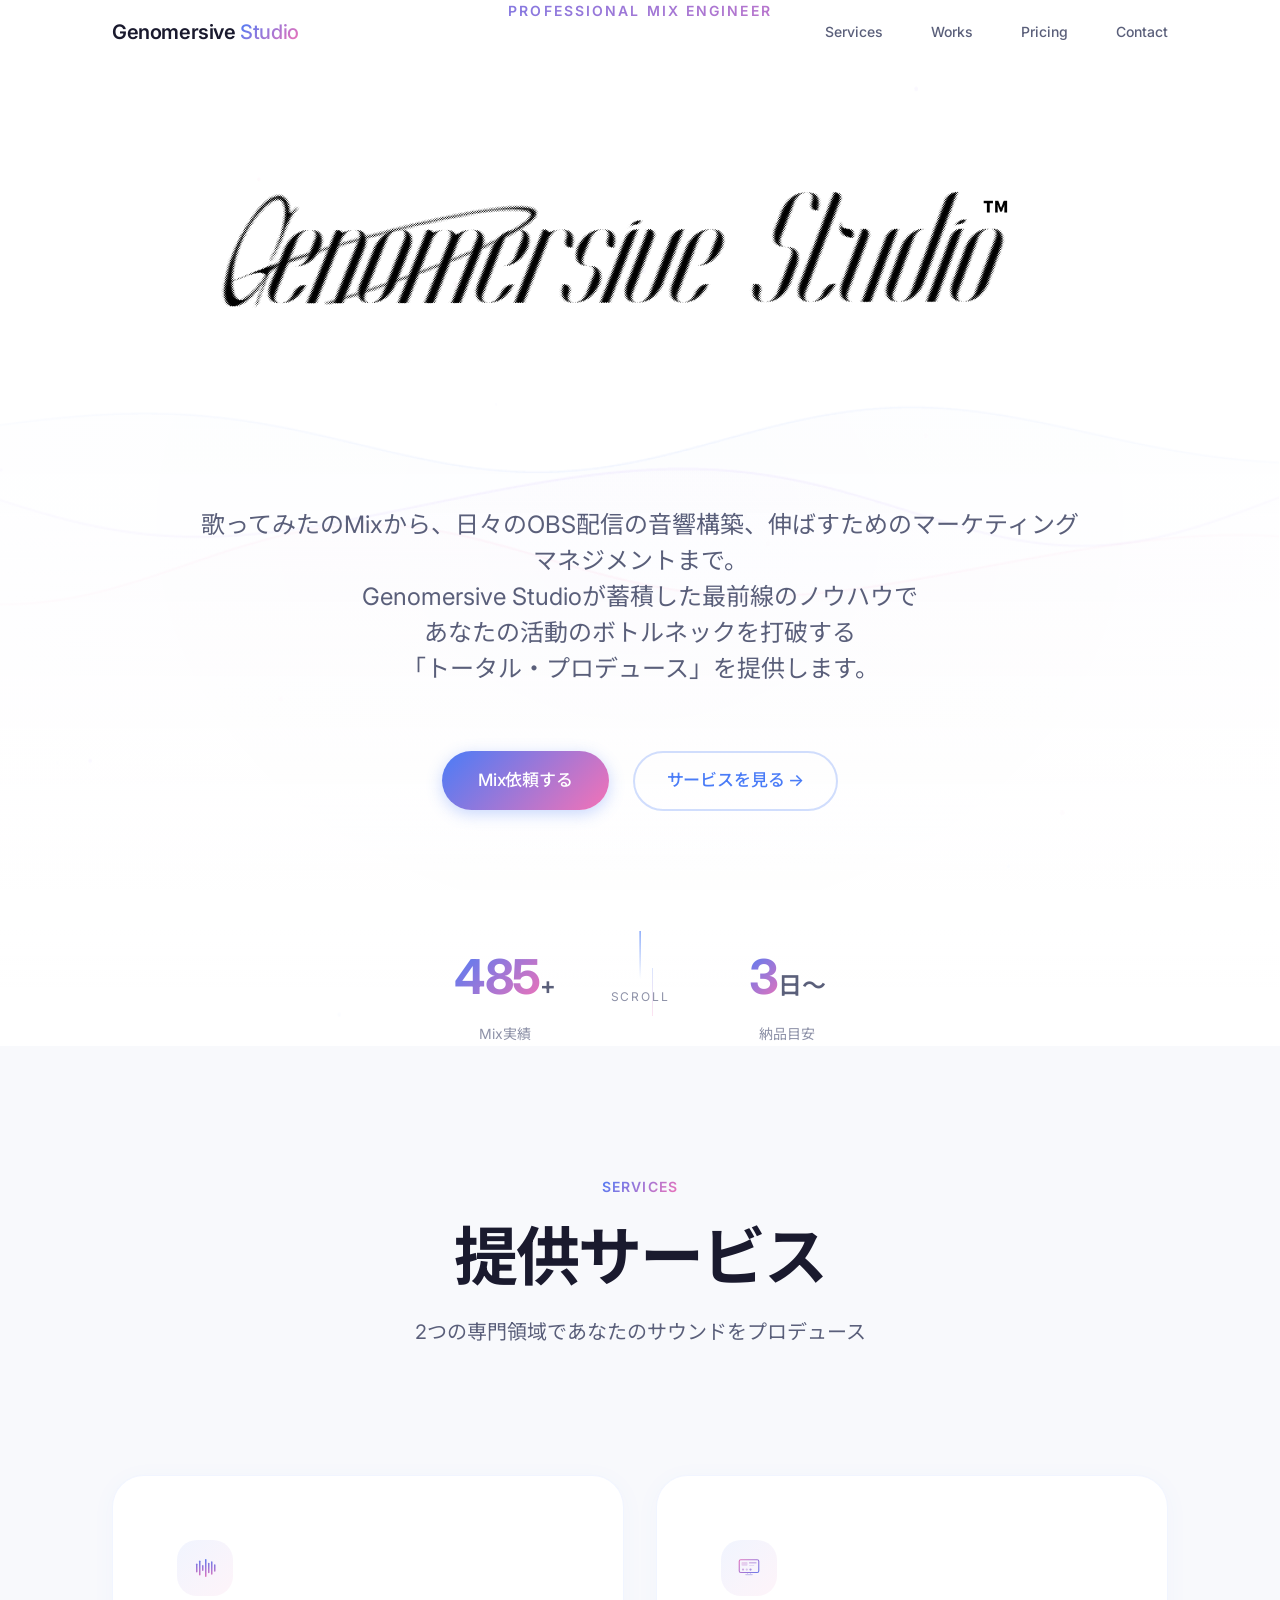
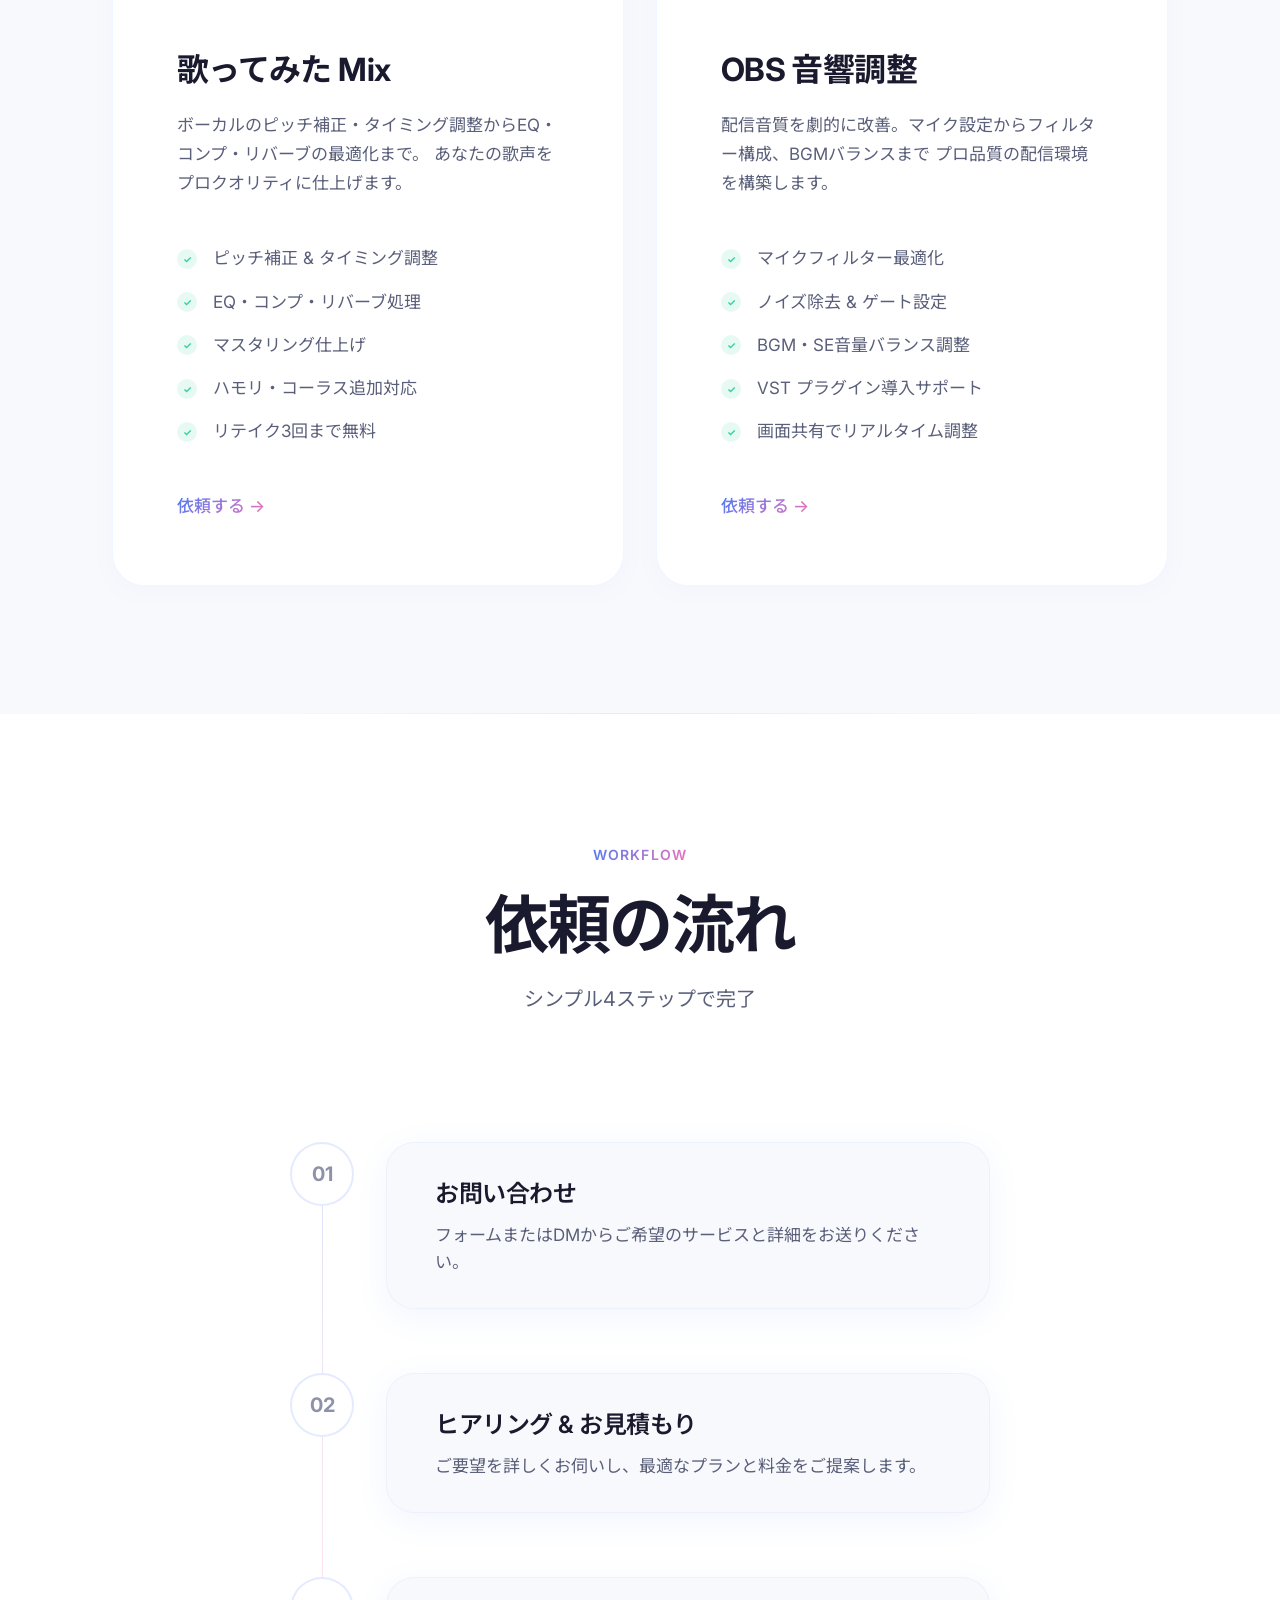
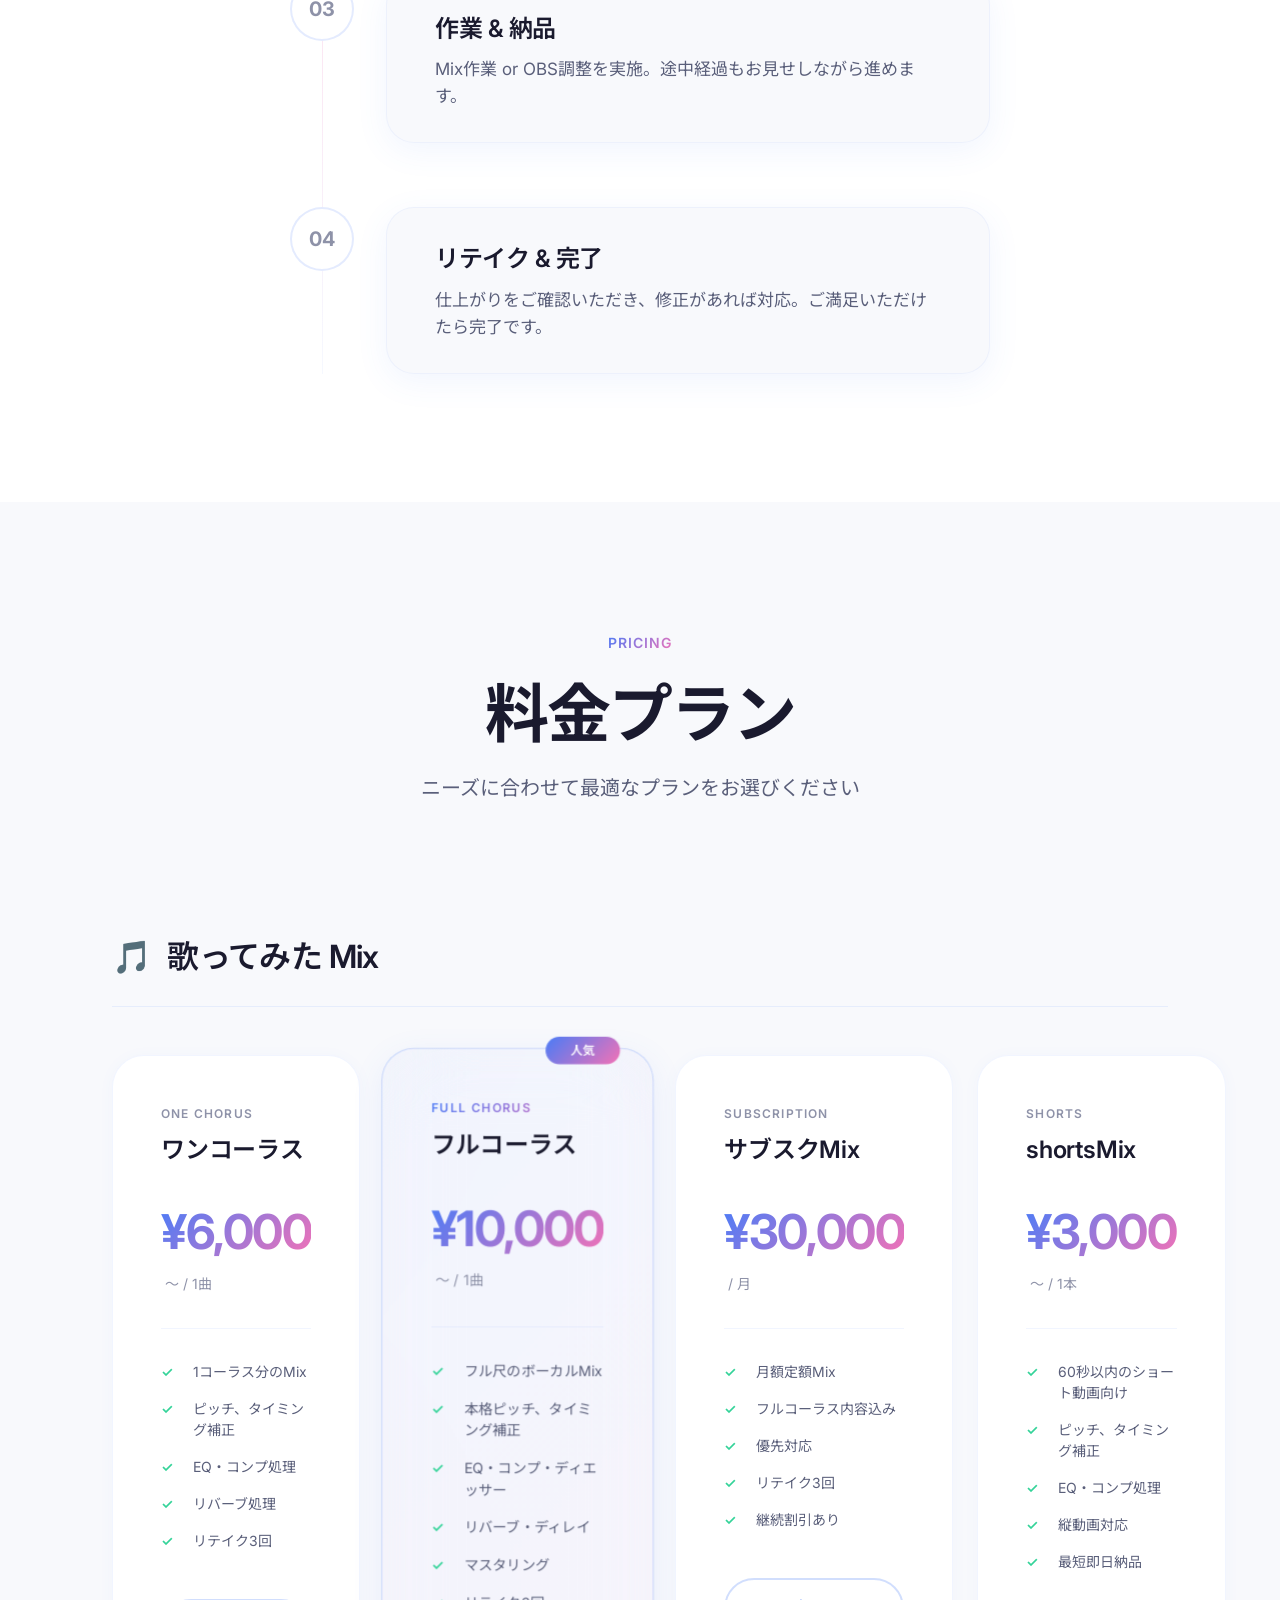
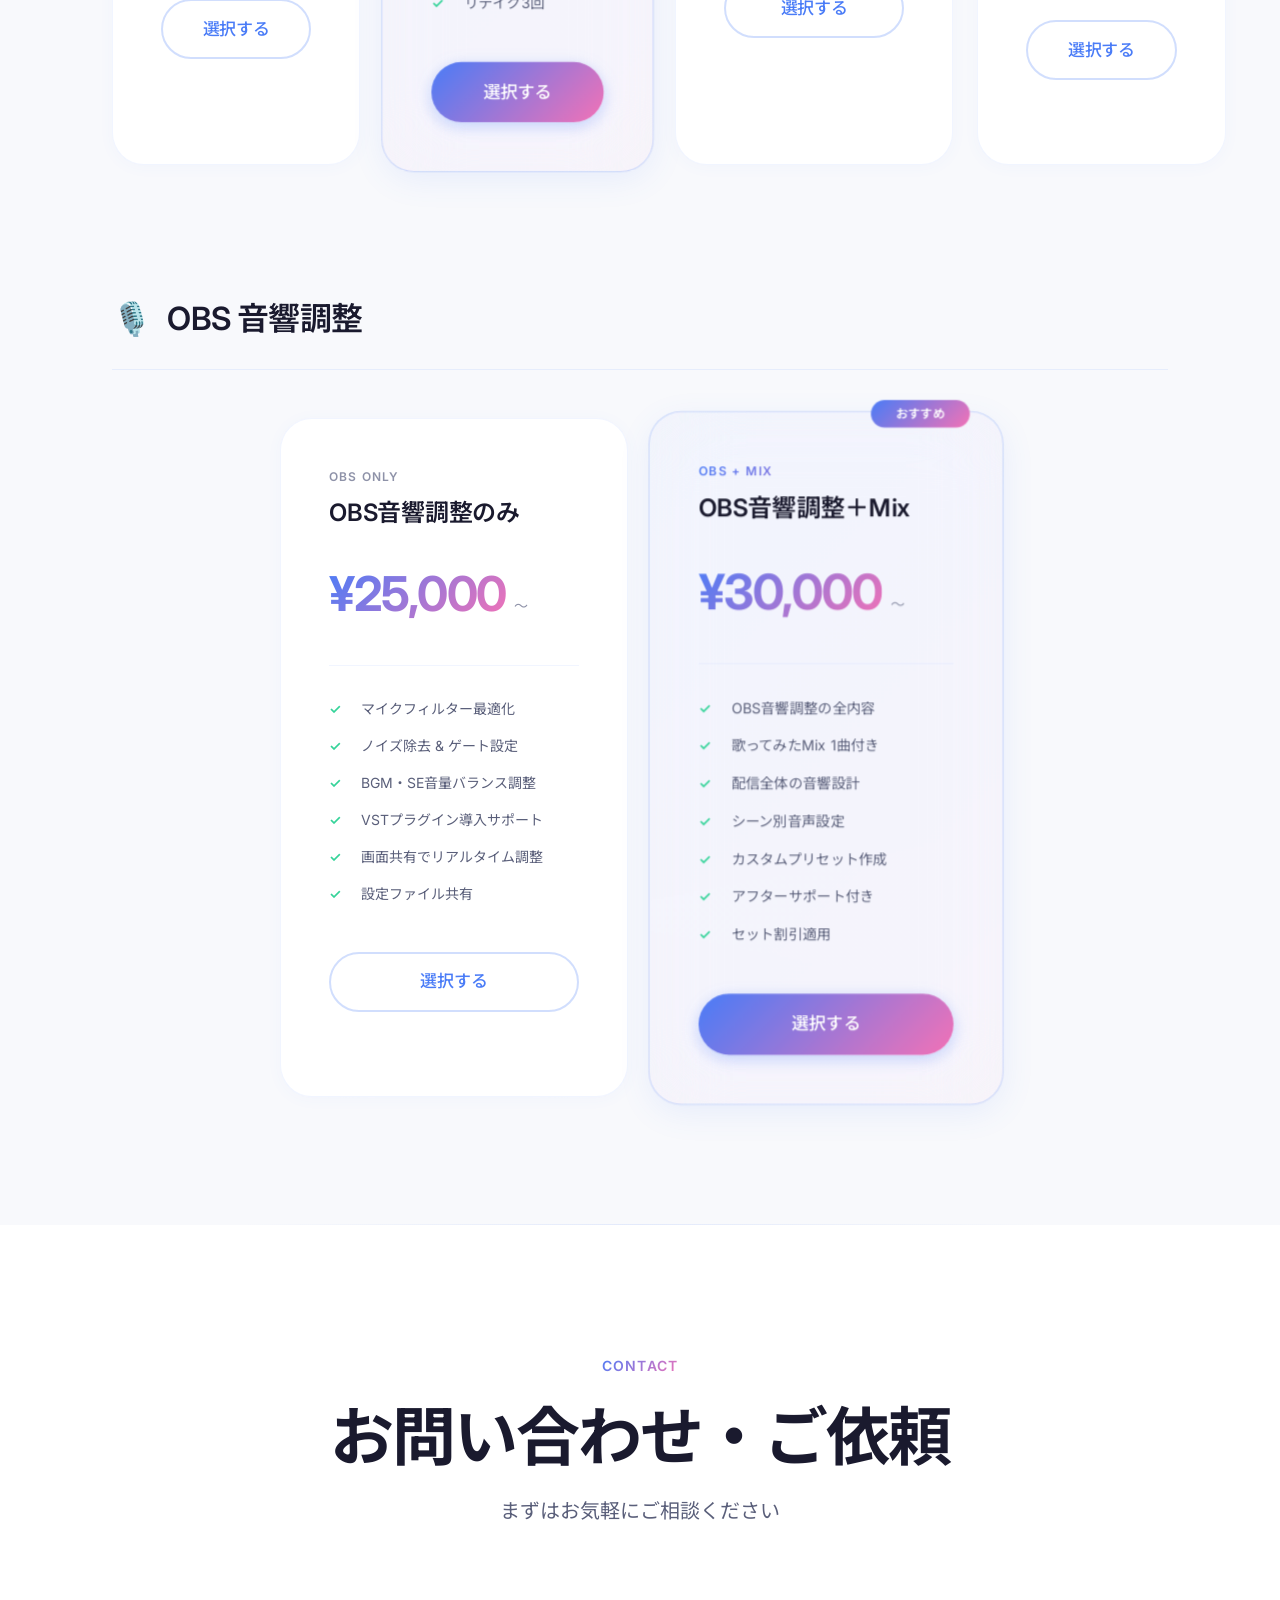
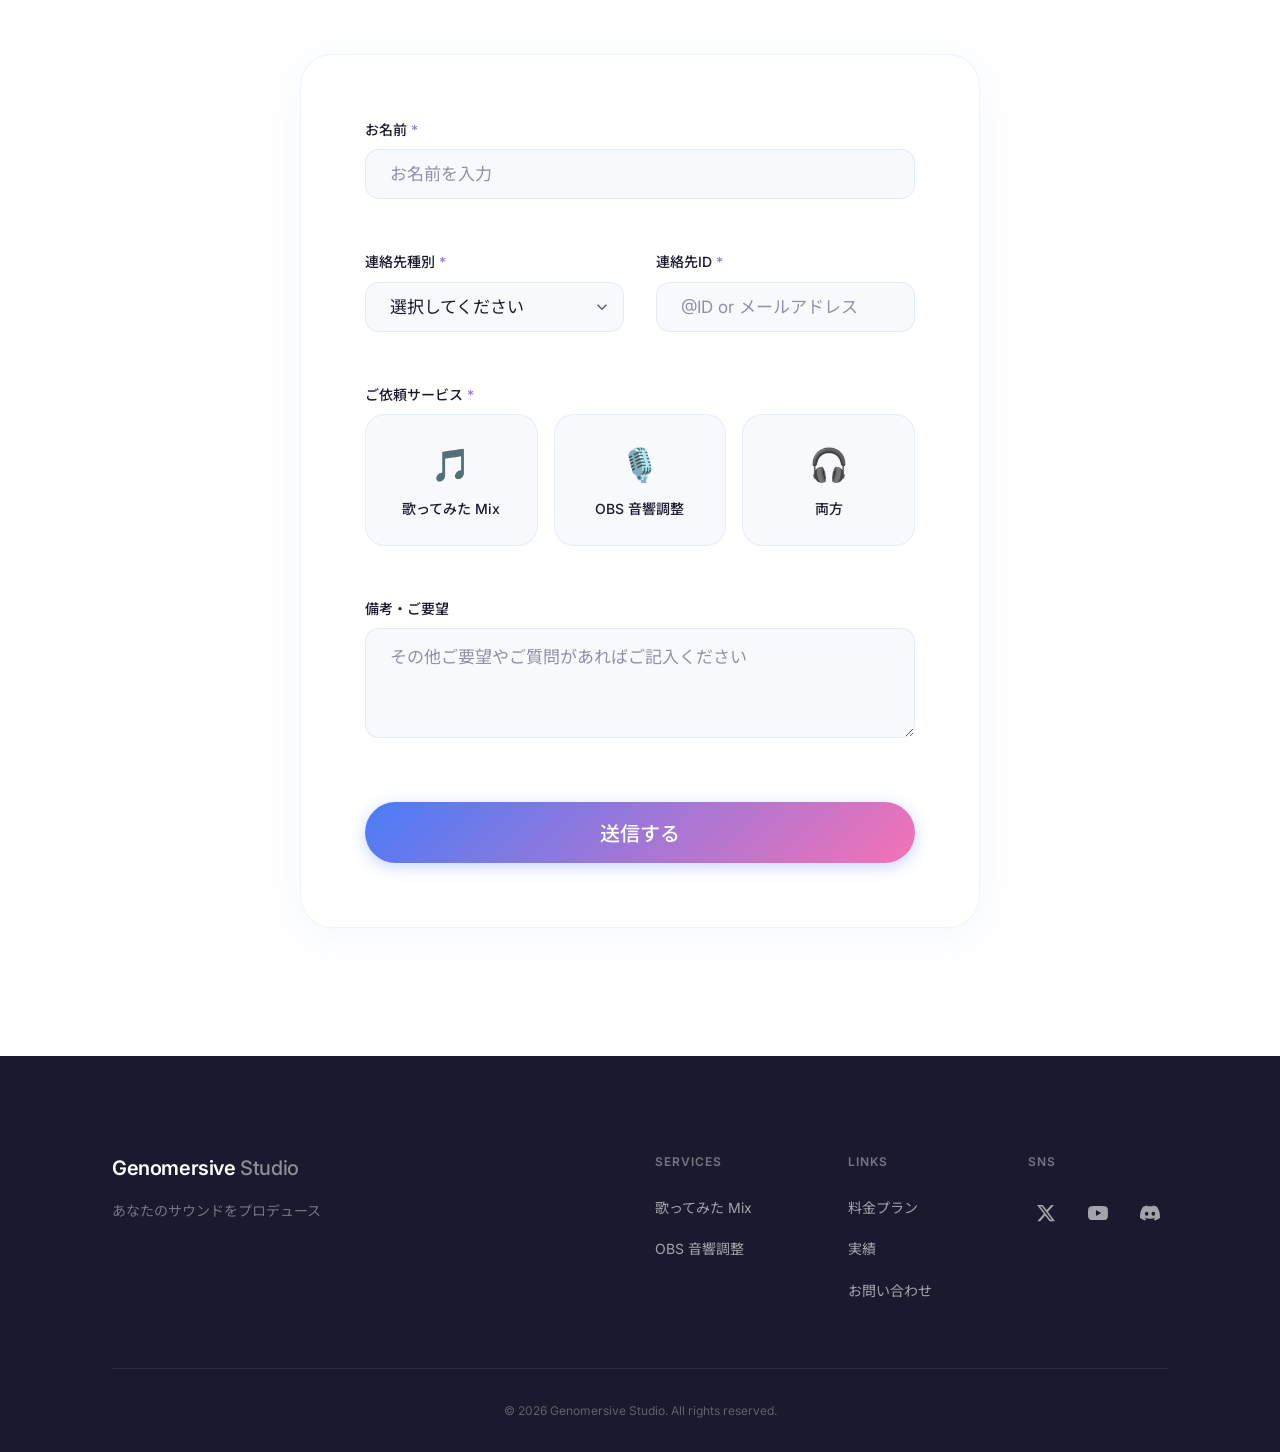
<file: index.html>
<!DOCTYPE html>
<html lang="ja">

<head>
  <meta charset="UTF-8">
  <meta name="viewport" content="width=device-width, initial-scale=1.0">
  <title>Genomersive Studio | 歌ってみたMix・OBS音響調整</title>
  <meta name="description" content="プロクオリティの歌ってみたMixとOBS配信音響調整を提供。あなたの歌声・配信を最高の音質へ。">
  <meta property="og:title" content="Genomersive Studio | 歌ってみたMix・OBS音響調整">
  <meta property="og:description" content="プロクオリティの歌ってみたMixとOBS配信音響調整を提供。">
  <meta property="og:type" content="website">
  <link rel="preconnect" href="https://fonts.googleapis.com">
  <link rel="preconnect" href="https://fonts.gstatic.com" crossorigin>
  <link
    href="https://fonts.googleapis.com/css2?family=Inter:wght@300;400;500;600;700;800;900&family=Noto+Sans+JP:wght@300;400;500;600;700;800;900&display=swap"
    rel="stylesheet">
  <link rel="stylesheet" href="style.css">
  <script src="https://www.google.com/recaptcha/api.js?render=6LeXVYgsAAAAAKVdj9Tvd0UlGHY8hpxKeUqboFMX" async defer></script>
</head>

<body>
  <!-- Ambient Backgrounds -->
  <div class="ambient-bg">
    <div class="ambient-orb orb-1"></div>
    <div class="ambient-orb orb-2"></div>
    <div class="ambient-orb orb-3"></div>
  </div>

  <!-- Navigation -->
  <nav id="navbar" class="navbar">
    <div class="nav-container">
      <a href="#" class="nav-logo">
        <span class="logo-text">Genomersive <span class="logo-accent">Studio</span></span>
      </a>
      <ul class="nav-links" id="navLinks">
        <li><a href="#services">Services</a></li>
        <li><a href="https://fori.io/mila-mixer" target="_blank" rel="noopener noreferrer">Works</a></li>
        <li><a href="#pricing">Pricing</a></li>
        <li><a href="#contact">Contact</a></li>
      </ul>
      <button class="nav-toggle" id="navToggle" aria-label="メニュー">
        <span></span><span></span><span></span>
      </button>
    </div>
  </nav>

  <!-- Hero Section -->
  <section id="hero" class="hero">
    <canvas id="waveCanvas" class="hero-canvas"></canvas>
    <div class="hero-overlay"></div>
    <div class="hero-content">
      <p class="hero-tag animate-in">PROFESSIONAL MIX ENGINEER</p>
      <div class="hero-logo animate-in">
        <img src="logo-white.png" alt="Genomersive Studio" class="hero-logo-img">
      </div>
      <p class="hero-description animate-in">
        歌ってみたのMixから、日々のOBS配信の音響構築、伸ばすためのマーケティングマネジメントまで。<br>
        Genomersive Studioが蓄積した最前線のノウハウで<br>
        あなたの活動のボトルネックを打破する<br>
        「トータル・プロデュース」を提供します。
      </p>
      <div class="hero-cta animate-in">
        <a href="#contact" class="btn btn-primary">
          Mix依頼する
        </a>
        <a href="#services" class="btn btn-outline">サービスを見る →</a>
      </div>
      <div class="hero-stats animate-in">
        <div class="stat">
          <span class="stat-number" data-target="500">0</span><span class="stat-suffix">+</span>
          <span class="stat-label">Mix実績</span>
        </div>

        <div class="stat-divider"></div>
        <div class="stat">
          <span class="stat-number" data-target="3">0</span><span class="stat-suffix">日〜</span>
          <span class="stat-label">納品目安</span>
        </div>
      </div>
    </div>
    <div class="scroll-indicator">
      <div class="scroll-line"></div>
      <span>Scroll</span>
    </div>
  </section>

  <!-- Services Section -->
  <section id="services" class="services section">
    <div class="container">
      <div class="section-header animate-on-scroll">
        <span class="section-tag">SERVICES</span>
        <h2 class="section-title">提供サービス</h2>
        <p class="section-subtitle">2つの専門領域であなたのサウンドをプロデュース</p>
      </div>
      <div class="services-grid">
        <!-- Mix Service -->
        <div class="service-card glass animate-on-scroll" id="service-mix">
          <div class="service-icon-wrapper">
            <div class="service-icon">
              <svg viewBox="0 0 64 64" fill="none" xmlns="http://www.w3.org/2000/svg">
                <rect x="8" y="20" width="4" height="24" rx="2" fill="url(#grad1)" />
                <rect x="16" y="12" width="4" height="40" rx="2" fill="url(#grad1)" />
                <rect x="24" y="24" width="4" height="16" rx="2" fill="url(#grad1)" />
                <rect x="32" y="8" width="4" height="48" rx="2" fill="url(#grad1)" />
                <rect x="40" y="18" width="4" height="28" rx="2" fill="url(#grad1)" />
                <rect x="48" y="14" width="4" height="36" rx="2" fill="url(#grad1)" />
                <rect x="56" y="22" width="4" height="20" rx="2" fill="url(#grad1)" />
                <defs>
                  <linearGradient id="grad1" x1="0" y1="0" x2="0" y2="64" gradientUnits="userSpaceOnUse">
                    <stop stop-color="#4a7cf7" />
                    <stop offset="1" stop-color="#f472b6" />
                  </linearGradient>
                </defs>
              </svg>
            </div>
          </div>
          <h3 class="service-title">歌ってみた Mix</h3>
          <p class="service-desc">
            ボーカルのピッチ補正・タイミング調整からEQ・コンプ・リバーブの最適化まで。
            あなたの歌声をプロクオリティに仕上げます。
          </p>
          <ul class="service-features">
            <li>
              <span class="feature-icon">✓</span>
              ピッチ補正 & タイミング調整
            </li>
            <li>
              <span class="feature-icon">✓</span>
              EQ・コンプ・リバーブ処理
            </li>
            <li>
              <span class="feature-icon">✓</span>
              マスタリング仕上げ
            </li>
            <li>
              <span class="feature-icon">✓</span>
              ハモリ・コーラス追加対応
            </li>
            <li>
              <span class="feature-icon">✓</span>
              リテイク3回まで無料
            </li>
          </ul>
          <a href="#contact" class="service-cta">依頼する →</a>
        </div>

        <!-- OBS Service -->
        <div class="service-card glass animate-on-scroll" id="service-obs">
          <div class="service-icon-wrapper">
            <div class="service-icon">
              <svg viewBox="0 0 64 64" fill="none" xmlns="http://www.w3.org/2000/svg">
                <rect x="6" y="10" width="52" height="34" rx="4" stroke="url(#grad2)" stroke-width="3" fill="none" />
                <rect x="12" y="16" width="16" height="10" rx="2" fill="url(#grad2)" opacity="0.3" />
                <rect x="32" y="16" width="20" height="4" rx="1" fill="url(#grad2)" opacity="0.5" />
                <rect x="32" y="24" width="14" height="2" rx="1" fill="url(#grad2)" opacity="0.3" />
                <circle cx="16" cy="36" r="3" fill="url(#grad2)" opacity="0.6" />
                <circle cx="26" cy="36" r="3" fill="url(#grad2)" opacity="0.4" />
                <circle cx="36" cy="36" r="3" fill="url(#grad2)" opacity="0.8" />
                <rect x="22" y="48" width="20" height="3" rx="1.5" fill="url(#grad2)" opacity="0.4" />
                <line x1="28" y1="44" x2="28" y2="48" stroke="url(#grad2)" stroke-width="2" opacity="0.4" />
                <line x1="36" y1="44" x2="36" y2="48" stroke="url(#grad2)" stroke-width="2" opacity="0.4" />
                <defs>
                  <linearGradient id="grad2" x1="0" y1="0" x2="64" y2="64" gradientUnits="userSpaceOnUse">
                    <stop stop-color="#f472b6" />
                    <stop offset="1" stop-color="#4a7cf7" />
                  </linearGradient>
                </defs>
              </svg>
            </div>
          </div>
          <h3 class="service-title">OBS 音響調整</h3>
          <p class="service-desc">
            配信音質を劇的に改善。マイク設定からフィルター構成、BGMバランスまで
            プロ品質の配信環境を構築します。
          </p>
          <ul class="service-features">
            <li>
              <span class="feature-icon">✓</span>
              マイクフィルター最適化
            </li>
            <li>
              <span class="feature-icon">✓</span>
              ノイズ除去 & ゲート設定
            </li>
            <li>
              <span class="feature-icon">✓</span>
              BGM・SE音量バランス調整
            </li>
            <li>
              <span class="feature-icon">✓</span>
              VST プラグイン導入サポート
            </li>
            <li>
              <span class="feature-icon">✓</span>
              画面共有でリアルタイム調整
            </li>
          </ul>
          <a href="#contact" class="service-cta">依頼する →</a>
        </div>
      </div>
    </div>
  </section>

  <!-- Workflow Section -->
  <section id="workflow" class="workflow section">
    <div class="container">
      <div class="section-header animate-on-scroll">
        <span class="section-tag">WORKFLOW</span>
        <h2 class="section-title">依頼の流れ</h2>
        <p class="section-subtitle">シンプル4ステップで完了</p>
      </div>
      <div class="workflow-steps">
        <div class="workflow-line"></div>
        <div class="workflow-step animate-on-scroll">
          <div class="step-number"><span>01</span></div>
          <div class="step-content glass">
            <h3>お問い合わせ</h3>
            <p>フォームまたはDMからご希望のサービスと詳細をお送りください。</p>
          </div>
        </div>
        <div class="workflow-step animate-on-scroll">
          <div class="step-number"><span>02</span></div>
          <div class="step-content glass">
            <h3>ヒアリング & お見積もり</h3>
            <p>ご要望を詳しくお伺いし、最適なプランと料金をご提案します。</p>
          </div>
        </div>
        <div class="workflow-step animate-on-scroll">
          <div class="step-number"><span>03</span></div>
          <div class="step-content glass">
            <h3>作業 & 納品</h3>
            <p>Mix作業 or OBS調整を実施。途中経過もお見せしながら進めます。</p>
          </div>
        </div>
        <div class="workflow-step animate-on-scroll">
          <div class="step-number"><span>04</span></div>
          <div class="step-content glass">
            <h3>リテイク & 完了</h3>
            <p>仕上がりをご確認いただき、修正があれば対応。ご満足いただけたら完了です。</p>
          </div>
        </div>
      </div>
    </div>
  </section>

  <!-- Pricing Section -->
  <section id="pricing" class="pricing section">
    <div class="container">
      <div class="section-header animate-on-scroll">
        <span class="section-tag">PRICING</span>
        <h2 class="section-title">料金プラン</h2>
        <p class="section-subtitle">ニーズに合わせて最適なプランをお選びください</p>
      </div>

      <!-- Mix Pricing -->
      <div class="pricing-category animate-on-scroll">
        <h3 class="pricing-category-title">
          <span class="category-icon">🎵</span>
          歌ってみた Mix
        </h3>
        <div class="pricing-grid pricing-grid-4">
          <div class="pricing-card glass" id="plan-mix-onechorus">
            <div class="plan-badge">ONE CHORUS</div>
            <h4 class="plan-name">ワンコーラス</h4>
            <div class="plan-price">
              <span class="price-amount">¥6,000</span>
              <span class="price-unit">〜 / 1曲</span>
            </div>
            <ul class="plan-features">
              <li>1コーラス分のMix</li>
              <li>ピッチ、タイミング補正</li>
              <li>EQ・コンプ処理</li>
              <li>リバーブ処理</li>
              <li>リテイク3回</li>
            </ul>
            <a href="#contact" class="btn btn-outline btn-block">選択する</a>
          </div>

          <div class="pricing-card glass featured" id="plan-mix-fullchorus">
            <div class="plan-badge featured-badge">FULL CHORUS</div>
            <div class="featured-tag">人気</div>
            <h4 class="plan-name">フルコーラス</h4>
            <div class="plan-price">
              <span class="price-amount">¥10,000</span>
              <span class="price-unit">〜 / 1曲</span>
            </div>
            <ul class="plan-features">
              <li>フル尺のボーカルMix</li>
              <li>本格ピッチ、タイミング補正</li>
              <li>EQ・コンプ・ディエッサー</li>
              <li>リバーブ・ディレイ</li>
              <li>マスタリング</li>
              <li>リテイク3回</li>
            </ul>
            <a href="#contact" class="btn btn-primary btn-block">選択する</a>
          </div>

          <div class="pricing-card glass" id="plan-mix-subscription">
            <div class="plan-badge">SUBSCRIPTION</div>
            <h4 class="plan-name">サブスクMix</h4>
            <div class="plan-price">
              <span class="price-amount">¥30,000</span>
              <span class="price-unit">/ 月</span>
            </div>
            <ul class="plan-features">
              <li>月額定額Mix</li>
              <li>フルコーラス内容込み</li>
              <li>優先対応</li>
              <li>リテイク3回</li>
              <li>継続割引あり</li>
            </ul>
            <a href="#contact" class="btn btn-outline btn-block">選択する</a>
          </div>

          <div class="pricing-card glass" id="plan-mix-shorts">
            <div class="plan-badge">SHORTS</div>
            <h4 class="plan-name">shortsMix</h4>
            <div class="plan-price">
              <span class="price-amount">¥3,000</span>
              <span class="price-unit">〜 / 1本</span>
            </div>
            <ul class="plan-features">
              <li>60秒以内のショート動画向け</li>
              <li>ピッチ、タイミング補正</li>
              <li>EQ・コンプ処理</li>
              <li>縦動画対応</li>
              <li>最短即日納品</li>
            </ul>
            <a href="#contact" class="btn btn-outline btn-block">選択する</a>
          </div>
        </div>
      </div>

      <!-- OBS Pricing -->
      <div class="pricing-category animate-on-scroll">
        <h3 class="pricing-category-title">
          <span class="category-icon">🎙️</span>
          OBS 音響調整
        </h3>
        <div class="pricing-grid pricing-grid-2">
          <div class="pricing-card glass" id="plan-obs-only">
            <div class="plan-badge">OBS ONLY</div>
            <h4 class="plan-name">OBS音響調整のみ</h4>
            <div class="plan-price">
              <span class="price-amount">¥25,000</span>
              <span class="price-unit">〜</span>
            </div>
            <ul class="plan-features">
              <li>マイクフィルター最適化</li>
              <li>ノイズ除去 & ゲート設定</li>
              <li>BGM・SE音量バランス調整</li>
              <li>VSTプラグイン導入サポート</li>
              <li>画面共有でリアルタイム調整</li>
              <li>設定ファイル共有</li>
            </ul>
            <a href="#contact" class="btn btn-outline btn-block">選択する</a>
          </div>

          <div class="pricing-card glass featured" id="plan-obs-mix">
            <div class="plan-badge featured-badge">OBS + MIX</div>
            <div class="featured-tag">おすすめ</div>
            <h4 class="plan-name">OBS音響調整＋Mix</h4>
            <div class="plan-price">
              <span class="price-amount">¥30,000</span>
              <span class="price-unit">〜</span>
            </div>
            <ul class="plan-features">
              <li>OBS音響調整の全内容</li>
              <li>歌ってみたMix 1曲付き</li>
              <li>配信全体の音響設計</li>
              <li>シーン別音声設定</li>
              <li>カスタムプリセット作成</li>
              <li>アフターサポート付き</li>
              <li>セット割引適用</li>
            </ul>
            <a href="#contact" class="btn btn-primary btn-block">選択する</a>
          </div>
        </div>
      </div>
    </div>
  </section>

  <!-- Contact Section -->
  <section id="contact" class="contact section">
    <div class="container">
      <div class="section-header animate-on-scroll">
        <span class="section-tag">CONTACT</span>
        <h2 class="section-title">お問い合わせ・ご依頼</h2>
        <p class="section-subtitle">まずはお気軽にご相談ください</p>
      </div>
      <div class="contact-wrapper animate-on-scroll">
        <form id="contactForm" class="contact-form glass" action="https://formspree.io/f/mvzwraop" method="POST" novalidate>
          <div class="form-group">
            <label for="name" class="form-label">お名前 <span class="required">*</span></label>
            <input type="text" id="name" name="name" class="form-input" placeholder="お名前を入力" required>
            <span class="form-error" id="nameError"></span>
          </div>
          <div class="form-row">
            <div class="form-group">
              <label for="contact-method" class="form-label">連絡先種別 <span class="required">*</span></label>
              <select id="contact-method" name="contact-method" class="form-input form-select" required>
                <option value="" disabled selected>選択してください</option>
                <option value="twitter">X (Twitter)</option>
                <option value="discord">Discord</option>
                <option value="email">メール</option>
                <option value="other">その他</option>
              </select>
              <span class="form-error" id="contactMethodError"></span>
            </div>
            <div class="form-group">
              <label for="contact-id" class="form-label">連絡先ID <span class="required">*</span></label>
              <input type="text" id="contact-id" name="contact-id" class="form-input" placeholder="@ID or メールアドレス"
                required>
              <span class="form-error" id="contactIdError"></span>
            </div>
          </div>
          <div class="form-group">
            <label class="form-label">ご依頼サービス <span class="required">*</span></label>
            <div class="service-select">
              <label class="service-option" id="option-mix">
                <input type="radio" name="service" value="mix" required>
                <span class="option-card">
                  <span class="option-icon">🎵</span>
                  <span class="option-text">歌ってみた Mix</span>
                </span>
              </label>
              <label class="service-option" id="option-obs">
                <input type="radio" name="service" value="obs">
                <span class="option-card">
                  <span class="option-icon">🎙️</span>
                  <span class="option-text">OBS 音響調整</span>
                </span>
              </label>
              <label class="service-option" id="option-both">
                <input type="radio" name="service" value="both">
                <span class="option-card">
                  <span class="option-icon">🎧</span>
                  <span class="option-text">両方</span>
                </span>
              </label>
            </div>
            <span class="form-error" id="serviceError"></span>
          </div>

          <!-- Mix specific fields -->
          <div class="conditional-fields" id="mixFields" style="display:none;">
            <div class="form-group">
              <label for="delivery-time" class="form-label">納期 <span class="required">*</span></label>
              <select id="delivery-time" name="delivery-time" class="form-input form-select">
                <option value="" disabled selected>選択してください</option>
                <option value="3days">3日以内（特急）</option>
                <option value="1week">1週間以内</option>
                <option value="2weeks">2週間以内</option>
                <option value="1month">おまかせ（納期指定なし）</option>
              </select>
            </div>
            <div class="form-group">
              <label for="song-url" class="form-label">楽曲参考URL</label>
              <input type="url" id="song-url" name="song-url" class="form-input" placeholder="YouTube / ニコニコ動画のURL">
            </div>
            <div class="form-group">
              <label for="file-url" class="form-label">ファイルURL</label>
              <input type="url" id="file-url" name="file-url" class="form-input"
                placeholder="Google Drive / Dropbox / ギガファイル便 などの共有リンク">
            </div>
            <div class="form-group">
              <label for="mix-reference" class="form-label">Mix参考イメージ</label>
              <textarea id="mix-reference" name="mix-reference" class="form-input form-textarea" rows="3"
                placeholder="参考にしたい歌い手さんやMixの雰囲気など"></textarea>
            </div>
          </div>

          <!-- OBS specific fields -->
          <div class="conditional-fields" id="obsFields" style="display:none;">
            <div class="form-row">
              <div class="form-group">
                <label for="mic-name" class="form-label">使用マイク</label>
                <input type="text" id="mic-name" name="mic-name" class="form-input" placeholder="例: AT2020, SM58 など">
              </div>
              <div class="form-group">
                <label for="interface-name" class="form-label">オーディオIF</label>
                <input type="text" id="interface-name" name="interface-name" class="form-input"
                  placeholder="例: AG03, Scarlett 2i2 など">
              </div>
            </div>
            <div class="form-group">
              <label for="streaming-platform" class="form-label">配信プラットフォーム</label>
              <select id="streaming-platform" name="streaming-platform" class="form-input form-select">
                <option value="" disabled selected>選択してください</option>
                <option value="youtube">YouTube</option>
                <option value="twitch">Twitch</option>
                <option value="niconico">ニコニコ生放送</option>
                <option value="twitcasting">ツイキャス</option>
                <option value="other">その他</option>
              </select>
            </div>
          </div>

          <div class="form-group">
            <label for="message" class="form-label">備考・ご要望</label>
            <textarea id="message" name="message" class="form-input form-textarea" rows="4"
              placeholder="その他ご要望やご質問があればご記入ください"></textarea>
          </div>
          <button type="submit" class="btn btn-primary btn-block btn-submit" id="submitBtn">
            <span class="btn-glow"></span>
            <span class="btn-text">送信する</span>
            <span class="btn-loading" style="display:none;">
              <span class="spinner"></span>送信中...
            </span>
          </button>
        </form>
        <div class="form-success glass" id="formSuccess" style="display:none;">
          <div class="success-icon">✓</div>
          <h3>送信完了！</h3>
          <p>お問い合わせありがとうございます。<br>24時間以内にご連絡いたします。</p>
        </div>
      </div>
    </div>
  </section>

  <!-- Footer -->
  <footer class="footer">
    <div class="container">
      <div class="footer-content">
        <div class="footer-brand">
          <a href="#" class="nav-logo">
            <span class="logo-text">Genomersive <span class="logo-accent">Studio</span></span>
          </a>
          <p class="footer-tagline">あなたのサウンドをプロデュース</p>
        </div>
        <div class="footer-links">
          <div class="footer-col">
            <h4>Services</h4>
            <ul>
              <li><a href="#services">歌ってみた Mix</a></li>
              <li><a href="#services">OBS 音響調整</a></li>
            </ul>
          </div>
          <div class="footer-col">
            <h4>Links</h4>
            <ul>
              <li><a href="#pricing">料金プラン</a></li>
              <li><a href="https://fori.io/mila-mixer" target="_blank" rel="noopener noreferrer">実績</a></li>
              <li><a href="#contact">お問い合わせ</a></li>
            </ul>
          </div>
          <div class="footer-col">
            <h4>SNS</h4>
            <div class="social-links">
              <a href="https://formspree.io/f/mvzwraop" class="social-link" aria-label="X (Twitter)">
                <svg width="20" height="20" viewBox="0 0 24 24" fill="currentColor">
                  <path
                    d="M18.244 2.25h3.308l-7.227 8.26 8.502 11.24H16.17l-5.214-6.817L4.99 21.75H1.68l7.73-8.835L1.254 2.25H8.08l4.713 6.231zm-1.161 17.52h1.833L7.084 4.126H5.117z" />
                </svg>
              </a>
              <a href="#" class="social-link" aria-label="YouTube">
                <svg width="20" height="20" viewBox="0 0 24 24" fill="currentColor">
                  <path
                    d="M23.498 6.186a3.016 3.016 0 0 0-2.122-2.136C19.505 3.545 12 3.545 12 3.545s-7.505 0-9.377.505A3.017 3.017 0 0 0 .502 6.186C0 8.07 0 12 0 12s0 3.93.502 5.814a3.016 3.016 0 0 0 2.122 2.136c1.871.505 9.376.505 9.376.505s7.505 0 9.377-.505a3.015 3.015 0 0 0 2.122-2.136C24 15.93 24 12 24 12s0-3.93-.502-5.814zM9.545 15.568V8.432L15.818 12l-6.273 3.568z" />
                </svg>
              </a>
              <a href="https://discord.gg/4DMPQgwf" class="social-link" aria-label="Discord">
                <svg width="20" height="20" viewBox="0 0 24 24" fill="currentColor">
                  <path
                    d="M20.317 4.3698a19.7913 19.7913 0 00-4.8851-1.5152.0741.0741 0 00-.0785.0371c-.211.3753-.4447.8648-.6083 1.2495-1.8447-.2762-3.68-.2762-5.4868 0-.1636-.3933-.4058-.8742-.6177-1.2495a.077.077 0 00-.0785-.037 19.7363 19.7363 0 00-4.8852 1.515.0699.0699 0 00-.0321.0277C.5334 9.0458-.319 13.5799.0992 18.0578a.0824.0824 0 00.0312.0561c2.0528 1.5076 4.0413 2.4228 5.9929 3.0294a.0777.0777 0 00.0842-.0276c.4616-.6304.8731-1.2952 1.226-1.9942a.076.076 0 00-.0416-.1057c-.6528-.2476-1.2743-.5495-1.8722-.8923a.077.077 0 01-.0076-.1277c.1258-.0943.2517-.1923.3718-.2914a.0743.0743 0 01.0776-.0105c3.9278 1.7933 8.18 1.7933 12.0614 0a.0739.0739 0 01.0785.0095c.1202.099.246.1981.3728.2924a.077.077 0 01-.0066.1276 12.2986 12.2986 0 01-1.873.8914.0766.0766 0 00-.0407.1067c.3604.698.7719 1.3628 1.225 1.9932a.076.076 0 00.0842.0286c1.961-.6067 3.9495-1.5219 6.0023-3.0294a.077.077 0 00.0313-.0552c.5004-5.177-.8382-9.6739-3.5485-13.6604a.061.061 0 00-.0312-.0286zM8.02 15.3312c-1.1825 0-2.1569-1.0857-2.1569-2.419 0-1.3332.9555-2.4189 2.157-2.4189 1.2108 0 2.1757 1.0952 2.1568 2.419 0 1.3332-.9555 2.4189-2.1569 2.4189zm7.9748 0c-1.1825 0-2.1569-1.0857-2.1569-2.419 0-1.3332.9554-2.4189 2.1569-2.4189 1.2108 0 2.1757 1.0952 2.1568 2.419 0 1.3332-.946 2.4189-2.1568 2.4189z" />
                </svg>
              </a>
            </div>
          </div>
        </div>
      </div>
      <div class="footer-bottom">
        <p>&copy; 2026 Genomersive Studio. All rights reserved.</p>
      </div>
    </div>
  </footer>

  <script src="script.js"></script>
</body>

</html>
</file>
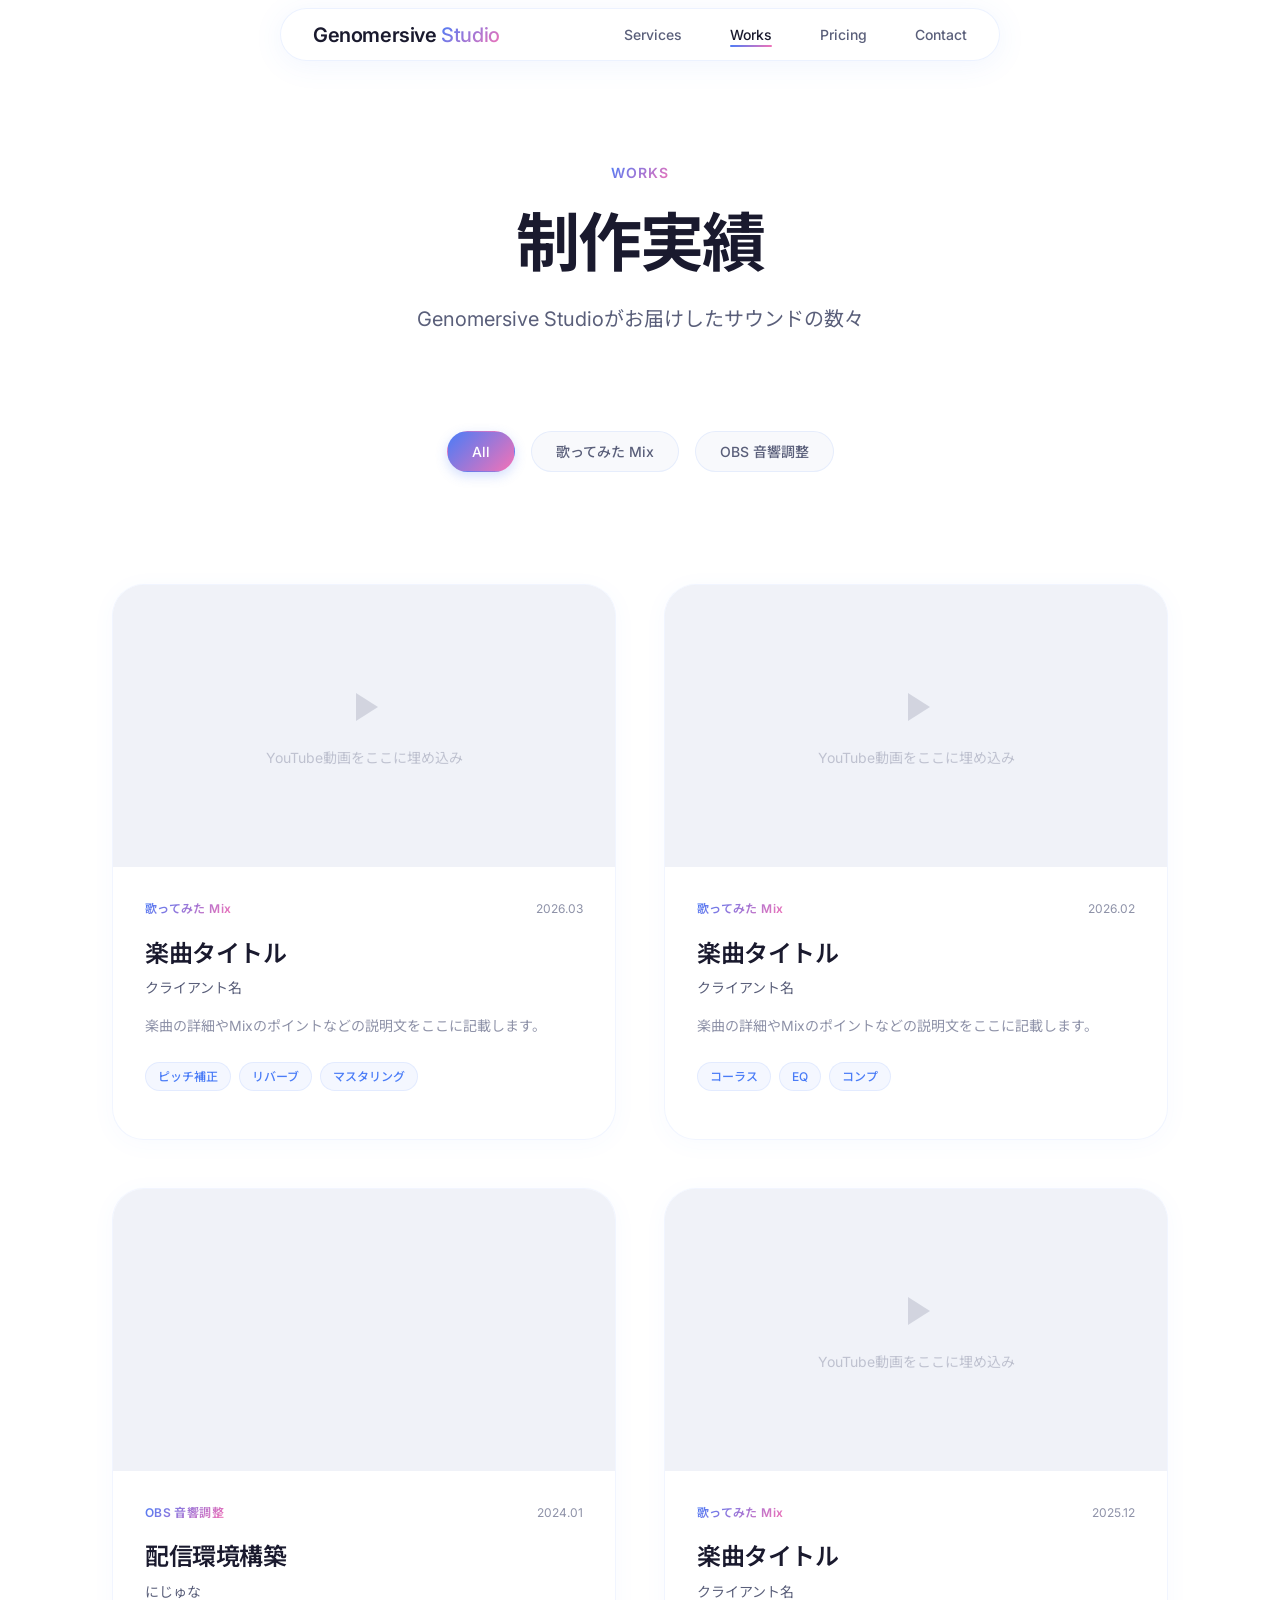
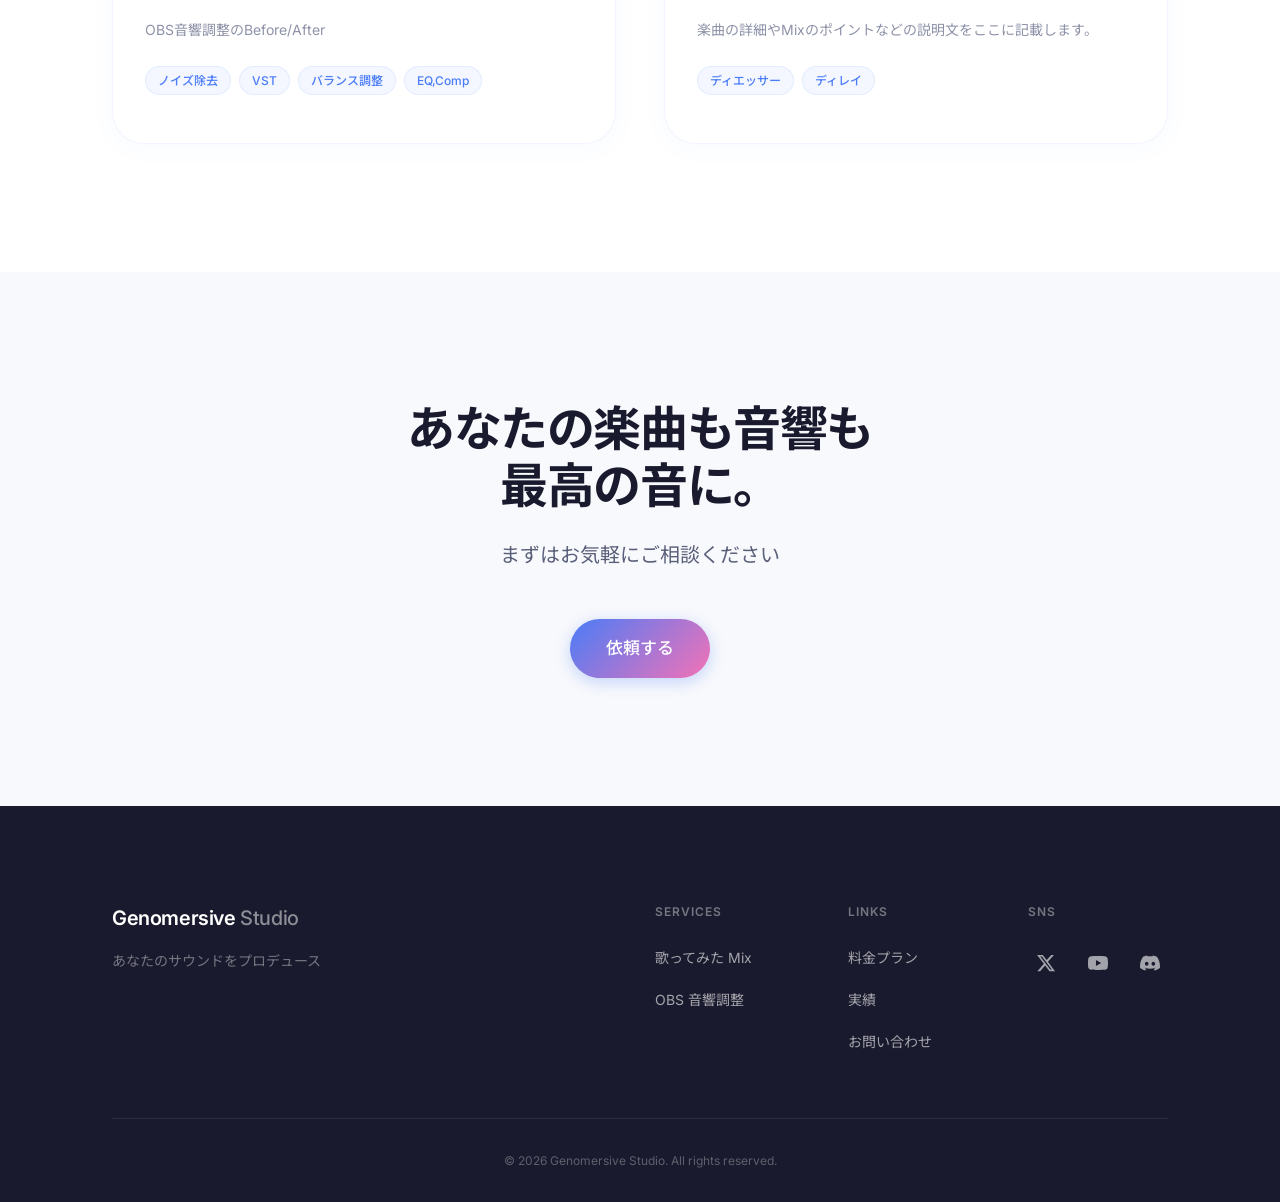
<file: works.html>
<!DOCTYPE html>
<html lang="ja">

<head>
  <meta charset="UTF-8">
  <meta name="viewport" content="width=device-width, initial-scale=1.0">
  <title>Works | Genomersive Studio</title>
  <meta name="description" content="Genomersive Studioの制作実績。歌ってみたMix・OBS音響調整のポートフォリオ。">
  <meta property="og:title" content="Works | Genomersive Studio">
  <meta property="og:description" content="Genomersive Studioの制作実績。">
  <meta property="og:type" content="website">
  <link rel="preconnect" href="https://fonts.googleapis.com">
  <link rel="preconnect" href="https://fonts.gstatic.com" crossorigin>
  <link
    href="https://fonts.googleapis.com/css2?family=Inter:wght@300;400;500;600;700;800;900&family=Noto+Sans+JP:wght@300;400;500;600;700;800;900&display=swap"
    rel="stylesheet">
  <link rel="stylesheet" href="style.css">
  <link rel="stylesheet" href="works.css">
</head>

<body>
  <!-- Ambient Backgrounds -->
  <div class="ambient-bg">
    <div class="ambient-orb orb-1"></div>
    <div class="ambient-orb orb-2"></div>
    <div class="ambient-orb orb-3"></div>
  </div>

  <!-- Navigation -->
  <nav id="navbar" class="navbar scrolled">
    <div class="nav-container">
      <a href="index.html" class="nav-logo">
        <span class="logo-text">Genomersive <span class="logo-accent">Studio</span></span>
      </a>
      <ul class="nav-links" id="navLinks">
        <li><a href="index.html#services">Services</a></li>
        <li><a href="works.html" class="nav-active">Works</a></li>
        <li><a href="index.html#pricing">Pricing</a></li>
        <li><a href="index.html#contact">Contact</a></li>
      </ul>
      <button class="nav-toggle" id="navToggle" aria-label="メニュー">
        <span></span><span></span><span></span>
      </button>
    </div>
  </nav>

  <!-- Works Hero -->
  <section class="works-hero">
    <div class="container">
      <div class="works-hero-content animate-in">
        <p class="section-tag">WORKS</p>
        <h1 class="works-hero-title">制作実績</h1>
        <p class="works-hero-subtitle">Genomersive Studioがお届けしたサウンドの数々</p>
      </div>
    </div>
  </section>

  <!-- Works Filter -->
  <section class="works-filter-section">
    <div class="container">
      <div class="works-filter animate-in">
        <button class="filter-btn active" data-filter="all">All</button>
        <button class="filter-btn" data-filter="mix">歌ってみた Mix</button>
        <button class="filter-btn" data-filter="obs">OBS 音響調整</button>
      </div>
    </div>
  </section>

  <!-- Works Grid -->
  <section class="works-section">
    <div class="container">
      <div class="works-grid" id="worksGrid">

        <!-- Work Item 1 -->
        <article class="work-card animate-on-scroll" data-category="mix">
          <div class="work-video">
            <div class="video-placeholder">
              <svg width="48" height="48" viewBox="0 0 24 24" fill="none" xmlns="http://www.w3.org/2000/svg">
                <path d="M8 5v14l11-7L8 5z" fill="currentColor" />
              </svg>
              <span>YouTube動画をここに埋め込み</span>
            </div>
            <!-- 実際の埋め込み例:
            <iframe src="https://www.youtube.com/embed/VIDEO_ID" 
              title="楽曲名" frameborder="0" 
              allow="accelerometer; autoplay; clipboard-write; encrypted-media; gyroscope; picture-in-picture" 
              allowfullscreen></iframe>
            -->
          </div>
          <div class="work-info">
            <div class="work-meta">
              <span class="work-category-tag">歌ってみた Mix</span>
              <span class="work-date">2026.03</span>
            </div>
            <h3 class="work-title">楽曲タイトル</h3>
            <p class="work-client">クライアント名</p>
            <p class="work-description">楽曲の詳細やMixのポイントなどの説明文をここに記載します。</p>
            <div class="work-tags">
              <span class="work-tag">ピッチ補正</span>
              <span class="work-tag">リバーブ</span>
              <span class="work-tag">マスタリング</span>
            </div>
          </div>
        </article>

        <!-- Work Item 2 -->
        <article class="work-card animate-on-scroll" data-category="mix">
          <div class="work-video">
            <div class="video-placeholder">
              <svg width="48" height="48" viewBox="0 0 24 24" fill="none" xmlns="http://www.w3.org/2000/svg">
                <path d="M8 5v14l11-7L8 5z" fill="currentColor" />
              </svg>
              <span>YouTube動画をここに埋め込み</span>
            </div>
          </div>
          <div class="work-info">
            <div class="work-meta">
              <span class="work-category-tag">歌ってみた Mix</span>
              <span class="work-date">2026.02</span>
            </div>
            <h3 class="work-title">楽曲タイトル</h3>
            <p class="work-client">クライアント名</p>
            <p class="work-description">楽曲の詳細やMixのポイントなどの説明文をここに記載します。</p>
            <div class="work-tags">
              <span class="work-tag">コーラス</span>
              <span class="work-tag">EQ</span>
              <span class="work-tag">コンプ</span>
            </div>
          </div>
        </article>

        <!-- Work Item 3 -->
        <article class="work-card animate-on-scroll" data-category="obs">
          <div class="work-video">
            <iframe src="https://www.youtube.com/embed/07jz4h_p7J0?si=0hQuPToX68297Op6" title="YouTube video player"
              frameborder="0"
              allow="accelerometer; autoplay; clipboard-write; encrypted-media; gyroscope; picture-in-picture; web-share"
              referrerpolicy="strict-origin-when-cross-origin" allowfullscreen></iframe>
          </div>
          <div class="work-info">
            <div class="work-meta">
              <span class="work-category-tag">OBS 音響調整</span>
              <span class="work-date">2024.01</span>
            </div>
            <h3 class="work-title">配信環境構築</h3>
            <p class="work-client">にじゅな</p>
            <p class="work-description">OBS音響調整のBefore/After</p>
            <div class="work-tags">
              <span class="work-tag">ノイズ除去</span>
              <span class="work-tag">VST</span>
              <span class="work-tag">バランス調整</span>
              <span class="work-tag">EQ,Comp</span>
            </div>
          </div>
        </article>

        <!-- Work Item 4 -->
        <article class="work-card animate-on-scroll" data-category="mix">
          <div class="work-video">
            <div class="video-placeholder">
              <svg width="48" height="48" viewBox="0 0 24 24" fill="none" xmlns="http://www.w3.org/2000/svg">
                <path d="M8 5v14l11-7L8 5z" fill="currentColor" />
              </svg>
              <span>YouTube動画をここに埋め込み</span>
            </div>
          </div>
          <div class="work-info">
            <div class="work-meta">
              <span class="work-category-tag">歌ってみた Mix</span>
              <span class="work-date">2025.12</span>
            </div>
            <h3 class="work-title">楽曲タイトル</h3>
            <p class="work-client">クライアント名</p>
            <p class="work-description">楽曲の詳細やMixのポイントなどの説明文をここに記載します。</p>
            <div class="work-tags">
              <span class="work-tag">ディエッサー</span>
              <span class="work-tag">ディレイ</span>
            </div>
          </div>
        </article>

      </div>

      <!-- Empty State (shown when no works match filter) -->
      <div class="works-empty" id="worksEmpty" style="display: none;">
        <p>該当する実績はまだありません。</p>
      </div>
    </div>
  </section>

  <!-- CTA Section -->
  <section class="works-cta">
    <div class="container">
      <div class="works-cta-content animate-on-scroll">
        <h2 class="works-cta-title">あなたの楽曲も音響も<br>最高の音に。</h2>
        <p class="works-cta-text">まずはお気軽にご相談ください</p>
        <a href="index.html#contact" class="btn btn-primary">依頼する</a>
      </div>
    </div>
  </section>

  <!-- Footer -->
  <footer class="footer">
    <div class="container">
      <div class="footer-content">
        <div class="footer-brand">
          <a href="index.html" class="nav-logo">
            <span class="logo-text">Genomersive <span class="logo-accent">Studio</span></span>
          </a>
          <p class="footer-tagline">あなたのサウンドをプロデュース</p>
        </div>
        <div class="footer-links">
          <div class="footer-col">
            <h4>Services</h4>
            <ul>
              <li><a href="index.html#services">歌ってみた Mix</a></li>
              <li><a href="index.html#services">OBS 音響調整</a></li>
            </ul>
          </div>
          <div class="footer-col">
            <h4>Links</h4>
            <ul>
              <li><a href="index.html#pricing">料金プラン</a></li>
              <li><a href="works.html">実績</a></li>
              <li><a href="index.html#contact">お問い合わせ</a></li>
            </ul>
          </div>
          <div class="footer-col">
            <h4>SNS</h4>
            <div class="social-links">
              <a href="https://x.com/mila_mixstudio" class="social-link" aria-label="X (Twitter)">
                <svg width="20" height="20" viewBox="0 0 24 24" fill="currentColor">
                  <path
                    d="M18.244 2.25h3.308l-7.227 8.26 8.502 11.24H16.17l-5.214-6.817L4.99 21.75H1.68l7.73-8.835L1.254 2.25H8.08l4.713 6.231zm-1.161 17.52h1.833L7.084 4.126H5.117z" />
                </svg>
              </a>
              <a href="#" class="social-link" aria-label="YouTube">
                <svg width="20" height="20" viewBox="0 0 24 24" fill="currentColor">
                  <path
                    d="M23.498 6.186a3.016 3.016 0 0 0-2.122-2.136C19.505 3.545 12 3.545 12 3.545s-7.505 0-9.377.505A3.017 3.017 0 0 0 .502 6.186C0 8.07 0 12 0 12s0 3.93.502 5.814a3.016 3.016 0 0 0 2.122 2.136c1.871.505 9.376.505 9.376.505s7.505 0 9.377-.505a3.015 3.015 0 0 0 2.122-2.136C24 15.93 24 12 24 12s0-3.93-.502-5.814zM9.545 15.568V8.432L15.818 12l-6.273 3.568z" />
                </svg>
              </a>
              <a href="https://discord.gg/4DMPQgwf" class="social-link" aria-label="Discord">
                <svg width="20" height="20" viewBox="0 0 24 24" fill="currentColor">
                  <path
                    d="M20.317 4.3698a19.7913 19.7913 0 00-4.8851-1.5152.0741.0741 0 00-.0785.0371c-.211.3753-.4447.8648-.6083 1.2495-1.8447-.2762-3.68-.2762-5.4868 0-.1636-.3933-.4058-.8742-.6177-1.2495a.077.077 0 00-.0785-.037 19.7363 19.7363 0 00-4.8852 1.515.0699.0699 0 00-.0321.0277C.5334 9.0458-.319 13.5799.0992 18.0578a.0824.0824 0 00.0312.0561c2.0528 1.5076 4.0413 2.4228 5.9929 3.0294a.0777.0777 0 00.0842-.0276c.4616-.6304.8731-1.2952 1.226-1.9942a.076.076 0 00-.0416-.1057c-.6528-.2476-1.2743-.5495-1.8722-.8923a.077.077 0 01-.0076-.1277c.1258-.0943.2517-.1923.3718-.2914a.0743.0743 0 01.0776-.0105c3.9278 1.7933 8.18 1.7933 12.0614 0a.0739.0739 0 01.0785.0095c.1202.099.246.1981.3728.2924a.077.077 0 01-.0066.1276 12.2986 12.2986 0 01-1.873.8914.0766.0766 0 00-.0407.1067c.3604.698.7719 1.3628 1.225 1.9932a.076.076 0 00.0842.0286c1.961-.6067 3.9495-1.5219 6.0023-3.0294a.077.077 0 00.0313-.0552c.5004-5.177-.8382-9.6739-3.5485-13.6604a.061.061 0 00-.0312-.0286zM8.02 15.3312c-1.1825 0-2.1569-1.0857-2.1569-2.419 0-1.3332.9555-2.4189 2.157-2.4189 1.2108 0 2.1757 1.0952 2.1568 2.419 0 1.3332-.9555 2.4189-2.1569 2.4189zm7.9748 0c-1.1825 0-2.1569-1.0857-2.1569-2.419 0-1.3332.9554-2.4189 2.1569-2.4189 1.2108 0 2.1757 1.0952 2.1568 2.419 0 1.3332-.946 2.4189-2.1568 2.4189z" />
                </svg>
              </a>
            </div>
          </div>
        </div>
      </div>
      <div class="footer-bottom">
        <p>&copy; 2026 Genomersive Studio. All rights reserved.</p>
      </div>
    </div>
  </footer>

  <script src="works.js"></script>
</body>

</html>
</file>
<file: style.css>
/* ===========================
   White-Based Design System
   Blue & Pink Accents
   =========================== */
:root {
  /* Colors — White base + Blue/Pink accents */
  --bg-primary: #ffffff;
  --bg-secondary: #f8f9fc;
  --bg-tertiary: #f0f2f8;
  --bg-card: rgba(255, 255, 255, 0.85);
  --text-primary: #1a1a2e;
  --text-secondary: #5a5f7a;
  --text-muted: #8e92a8;
  --accent-blue: #4a7cf7;
  --accent-pink: #f472b6;
  --accent-purple: #8b5cf6;
  --accent-green: #34d399;
  --accent-gradient: linear-gradient(135deg, #4a7cf7, #f472b6);
  --accent-gradient-soft: linear-gradient(135deg, rgba(74, 124, 247, 0.08), rgba(244, 114, 182, 0.08));
  --glass-bg: rgba(255, 255, 255, 0.72);
  --glass-border: rgba(74, 124, 247, 0.12);
  --glass-shadow: 0 8px 32px rgba(74, 124, 247, 0.08);

  /* Typography */
  --font-primary: 'Inter', 'Noto Sans JP', -apple-system, BlinkMacSystemFont, 'SF Pro Display', sans-serif;
  --font-size-xs: 0.75rem;
  --font-size-sm: 0.875rem;
  --font-size-base: 1.0625rem;
  --font-size-lg: 1.25rem;
  --font-size-xl: 1.5rem;
  --font-size-2xl: 2rem;
  --font-size-3xl: 2.5rem;
  --font-size-4xl: 3rem;
  --font-size-5xl: 4rem;
  --font-size-hero: clamp(3rem, 7vw, 5.5rem);

  /* Spacing */
  --space-xs: 0.25rem;
  --space-sm: 0.5rem;
  --space-md: 1rem;
  --space-lg: 1.5rem;
  --space-xl: 2rem;
  --space-2xl: 3rem;
  --space-3xl: 4rem;
  --space-4xl: 6rem;
  --space-5xl: 8rem;
  --section-padding: clamp(5rem, 10vw, 10rem);

  /* Border Radius */
  --radius-sm: 0.5rem;
  --radius-md: 0.875rem;
  --radius-lg: 1.25rem;
  --radius-xl: 1.75rem;
  --radius-2xl: 2rem;
  --radius-full: 9999px;

  /* Transitions */
  --transition-fast: 0.25s cubic-bezier(0.25, 0.1, 0.25, 1);
  --transition-base: 0.4s cubic-bezier(0.25, 0.1, 0.25, 1);
  --transition-slow: 0.6s cubic-bezier(0.25, 0.1, 0.25, 1);
}

/* ===========================
   Reset & Base
   =========================== */
*,
*::before,
*::after {
  box-sizing: border-box;
  margin: 0;
  padding: 0;
}

html {
  scroll-behavior: smooth;
  scroll-padding-top: 100px;
}

body {
  font-family: var(--font-primary);
  background-color: var(--bg-primary);
  color: var(--text-primary);
  line-height: 1.6;
  overflow-x: hidden;
  -webkit-font-smoothing: antialiased;
  -moz-osx-font-smoothing: grayscale;
}

a {
  color: inherit;
  text-decoration: none;
  transition: color var(--transition-fast);
}

ul {
  list-style: none;
}

img {
  max-width: 100%;
  height: auto;
}

.container {
  max-width: 1120px;
  margin: 0 auto;
  padding: 0 var(--space-xl);
}

.section {
  padding: var(--section-padding) 0;
  position: relative;
}

/* ===========================
   Glass Morphism (White-based)
   =========================== */
.glass {
  background: var(--glass-bg);
  backdrop-filter: blur(40px) saturate(180%);
  -webkit-backdrop-filter: blur(40px) saturate(180%);
  border: 1px solid var(--glass-border);
  box-shadow: var(--glass-shadow);
  position: relative;
}

.glass::after {
  display: none;
}

/* ===========================
   Typography
   =========================== */
.gradient-text {
  background: var(--accent-gradient);
  -webkit-background-clip: text;
  -webkit-text-fill-color: transparent;
  background-clip: text;
}

.section-header {
  text-align: center;
  margin-bottom: var(--space-5xl);
}

.section-tag {
  display: inline-block;
  font-size: var(--font-size-sm);
  font-weight: 600;
  letter-spacing: 0.08em;
  background: var(--accent-gradient);
  -webkit-background-clip: text;
  -webkit-text-fill-color: transparent;
  background-clip: text;
  margin-bottom: var(--space-lg);
  padding: 0;
  border: none;
  border-radius: 0;
  text-transform: uppercase;
}

.section-title {
  font-size: var(--font-size-5xl);
  font-weight: 700;
  letter-spacing: -0.03em;
  line-height: 1.1;
  margin-bottom: var(--space-lg);
  color: var(--text-primary);
}

.section-subtitle {
  font-size: var(--font-size-lg);
  color: var(--text-secondary);
  max-width: 560px;
  margin: 0 auto;
  font-weight: 400;
  line-height: 1.5;
}

/* ===========================
   Buttons — Gradient + Clean
   =========================== */
.btn {
  display: inline-flex;
  align-items: center;
  justify-content: center;
  gap: var(--space-sm);
  padding: 1rem 2.25rem;
  font-family: var(--font-primary);
  font-size: var(--font-size-base);
  font-weight: 500;
  border-radius: var(--radius-full);
  border: none;
  cursor: pointer;
  transition: all var(--transition-base);
  position: relative;
  overflow: hidden;
  text-align: center;
  letter-spacing: -0.01em;
}

.btn-primary {
  background: var(--accent-gradient);
  color: #ffffff;
  box-shadow: 0 4px 16px rgba(74, 124, 247, 0.3);
}

.btn-primary:hover {
  transform: scale(1.04) translateY(-2px);
  box-shadow: 0 8px 32px rgba(74, 124, 247, 0.4);
}

.btn-primary .btn-glow {
  display: none;
}

.btn-outline {
  background: transparent;
  color: var(--accent-blue);
  border: 2px solid rgba(74, 124, 247, 0.25);
  padding: 0.9rem 2rem;
}

.btn-outline:hover {
  color: var(--accent-blue);
  background: rgba(74, 124, 247, 0.06);
  border-color: var(--accent-blue);
  transform: scale(1.04);
}

.btn-block {
  width: 100%;
}

/* ===========================
   Navigation — Floating Pill
   =========================== */
.navbar {
  position: fixed;
  top: 0;
  left: 0;
  right: 0;
  z-index: 1000;
  padding: var(--space-md) 0;
  transition: all var(--transition-base);
  background: transparent;
}

.navbar.scrolled {
  background: transparent;
  padding: var(--space-sm) 0;
}

.nav-container {
  max-width: 1120px;
  margin: 0 auto;
  padding: 0 var(--space-xl);
  display: flex;
  align-items: center;
  justify-content: space-between;
}

.navbar.scrolled .nav-container {
  max-width: 720px;
  background: rgba(255, 255, 255, 0.82);
  backdrop-filter: blur(40px) saturate(180%);
  -webkit-backdrop-filter: blur(40px) saturate(180%);
  border: 1px solid rgba(74, 124, 247, 0.1);
  border-radius: var(--radius-full);
  padding: 0.6rem var(--space-xl);
  box-shadow: 0 4px 30px rgba(74, 124, 247, 0.08);
  transition: all var(--transition-base);
}

.nav-logo {
  display: flex;
  align-items: center;
  gap: var(--space-sm);
  font-size: var(--font-size-lg);
  font-weight: 600;
  z-index: 1001;
  letter-spacing: -0.02em;
  color: var(--text-primary);
}

.logo-accent {
  background: var(--accent-gradient);
  -webkit-background-clip: text;
  -webkit-text-fill-color: transparent;
  background-clip: text;
  font-weight: 500;
}

.nav-links {
  display: flex;
  align-items: center;
  gap: var(--space-2xl);
}

.nav-links a {
  font-size: var(--font-size-sm);
  font-weight: 500;
  color: var(--text-secondary);
  letter-spacing: 0;
  position: relative;
  transition: color var(--transition-fast);
}

.nav-links a::after {
  content: '';
  position: absolute;
  bottom: -4px;
  left: 0;
  right: 0;
  height: 2px;
  background: var(--accent-gradient);
  border-radius: 1px;
  transform: scaleX(0);
  transition: transform var(--transition-fast);
}

.nav-links a:hover::after,
.nav-links a.nav-active::after {
  transform: scaleX(1);
}

.nav-links a:hover {
  color: var(--text-primary);
}

.nav-toggle {
  display: none;
  flex-direction: column;
  gap: 5px;
  background: none;
  border: none;
  cursor: pointer;
  z-index: 1001;
  padding: 4px;
}

.nav-toggle span {
  display: block;
  width: 20px;
  height: 1.5px;
  background: var(--text-primary);
  transition: all var(--transition-base);
  border-radius: 2px;
}

.nav-toggle.active span:nth-child(1) {
  transform: rotate(45deg) translateY(4.5px) translateX(4.5px);
}

.nav-toggle.active span:nth-child(2) {
  opacity: 0;
}

.nav-toggle.active span:nth-child(3) {
  transform: rotate(-45deg) translateY(-4.5px) translateX(4.5px);
}

/* ===========================
   Hero Section
   =========================== */
.hero {
  position: relative;
  min-height: 100vh;
  display: flex;
  align-items: center;
  justify-content: center;
  overflow: hidden;
  background: var(--bg-primary);
}

.hero-canvas {
  position: absolute;
  top: 0;
  left: 0;
  width: 100%;
  height: 100%;
  z-index: 0;
  opacity: 0.6;
}

.hero-overlay {
  position: absolute;
  inset: 0;
  background: radial-gradient(ellipse at center, transparent 0%, rgba(255, 255, 255, 0.7) 75%);
  z-index: 1;
}

.hero-content {
  position: relative;
  z-index: 2;
  text-align: center;
  padding: 0 var(--space-xl);
  max-width: 960px;
}

.hero-tag {
  font-size: var(--font-size-sm);
  font-weight: 600;
  letter-spacing: 0.15em;
  background: var(--accent-gradient);
  -webkit-background-clip: text;
  -webkit-text-fill-color: transparent;
  background-clip: text;
  margin-bottom: var(--space-2xl);
  text-transform: uppercase;
}

.hero-logo {
  margin-bottom: var(--space-2xl);
}

.hero-logo-img {
  max-width: 6000px;
  width: 100%;
  height: auto;
  display: block;
  margin: 0 auto;
  /* Invert the white logo for dark-on-light display */
  filter: brightness(0) saturate(100%);
}

.hero-title {
  font-size: var(--font-size-hero);
  font-weight: 700;
  line-height: 1.08;
  letter-spacing: -0.04em;
  margin-bottom: var(--space-2xl);
  color: var(--text-primary);
}

.hero-description {
  font-size: var(--font-size-xl);
  color: var(--text-secondary);
  line-height: 1.5;
  margin-bottom: var(--space-3xl);
  font-weight: 400;
}

.hero-cta {
  display: flex;
  align-items: center;
  justify-content: center;
  gap: var(--space-lg);
  margin-bottom: var(--space-5xl);
}

/* Stats */
.hero-stats {
  display: flex;
  align-items: center;
  justify-content: center;
  gap: var(--space-4xl);
}

.stat {
  text-align: center;
}

.stat-number {
  font-size: var(--font-size-4xl);
  font-weight: 700;
  background: var(--accent-gradient);
  -webkit-background-clip: text;
  -webkit-text-fill-color: transparent;
  background-clip: text;
  letter-spacing: -0.03em;
}

.stat-suffix {
  font-size: var(--font-size-xl);
  font-weight: 600;
  color: var(--text-secondary);
  -webkit-text-fill-color: var(--text-secondary);
  background: none;
  -webkit-background-clip: unset;
  background-clip: unset;
}

.stat-label {
  display: block;
  font-size: var(--font-size-sm);
  color: var(--text-muted);
  margin-top: var(--space-sm);
  letter-spacing: 0;
  font-weight: 400;
}

.stat-divider {
  width: 1px;
  height: 48px;
  background: linear-gradient(to bottom, rgba(74, 124, 247, 0.2), rgba(244, 114, 182, 0.2));
}

/* Scroll Indicator */
.scroll-indicator {
  position: absolute;
  bottom: 2.5rem;
  left: 50%;
  transform: translateX(-50%);
  z-index: 2;
  display: flex;
  flex-direction: column;
  align-items: center;
  gap: var(--space-sm);
  color: var(--text-muted);
  font-size: var(--font-size-xs);
  letter-spacing: 0.15em;
  text-transform: uppercase;
}

.scroll-line {
  width: 1px;
  height: 48px;
  background: linear-gradient(to bottom, var(--accent-blue), transparent);
  animation: scrollPulse 2.5s ease-in-out infinite;
}

@keyframes scrollPulse {
  0%,
  100% {
    opacity: 0.2;
    transform: scaleY(0.6);
  }
  50% {
    opacity: 0.8;
    transform: scaleY(1);
  }
}

/* Hero Animations */
.animate-in {
  opacity: 0;
  transform: translateY(20px);
  animation: fadeInUp 1s cubic-bezier(0.25, 0.1, 0.25, 1) forwards;
}

.animate-in:nth-child(1) {
  animation-delay: 0.1s;
}

.animate-in:nth-child(2) {
  animation-delay: 0.25s;
}

.animate-in:nth-child(3) {
  animation-delay: 0.4s;
}

.animate-in:nth-child(4) {
  animation-delay: 0.55s;
}

.animate-in:nth-child(5) {
  animation-delay: 0.7s;
}

@keyframes fadeInUp {
  to {
    opacity: 1;
    transform: translateY(0);
  }
}

/* ===========================
   Services Section
   =========================== */
.services {
  background: var(--bg-secondary);
}

.services::before {
  display: none;
}

.services-grid {
  display: grid;
  grid-template-columns: repeat(2, 1fr);
  gap: var(--space-xl);
}

.service-card {
  border-radius: var(--radius-2xl);
  padding: var(--space-3xl);
  transition: all var(--transition-slow);
  position: relative;
  overflow: hidden;
  background: var(--bg-primary);
  border: 1px solid rgba(74, 124, 247, 0.08);
  box-shadow: 0 4px 24px rgba(74, 124, 247, 0.04);
}

.service-card::before {
  content: '';
  position: absolute;
  top: 0;
  left: 0;
  right: 0;
  height: 4px;
  background: var(--accent-gradient);
  opacity: 0;
  transition: opacity var(--transition-base);
}

.service-card:hover::before {
  opacity: 1;
}

.service-card:hover {
  transform: translateY(-6px) scale(1.01);
  border-color: rgba(74, 124, 247, 0.15);
  box-shadow: 0 20px 60px rgba(74, 124, 247, 0.1);
}

.service-card > * {
  position: relative;
  z-index: 1;
}

.service-icon-wrapper {
  margin-bottom: var(--space-2xl);
}

.service-icon {
  width: 56px;
  height: 56px;
  display: flex;
  align-items: center;
  justify-content: center;
  background: var(--accent-gradient-soft);
  border-radius: var(--radius-lg);
  padding: var(--space-md);
  transition: all var(--transition-base);
}

.service-card:hover .service-icon {
  background: linear-gradient(135deg, rgba(74, 124, 247, 0.15), rgba(244, 114, 182, 0.15));
  transform: scale(1.05);
}

.service-title {
  font-size: var(--font-size-2xl);
  font-weight: 700;
  margin-bottom: var(--space-md);
  letter-spacing: -0.02em;
  color: var(--text-primary);
}

.service-desc {
  color: var(--text-secondary);
  font-size: var(--font-size-base);
  line-height: 1.7;
  margin-bottom: var(--space-2xl);
}

.service-features {
  display: flex;
  flex-direction: column;
  gap: var(--space-md);
  margin-bottom: var(--space-2xl);
}

.service-features li {
  display: flex;
  align-items: center;
  gap: var(--space-md);
  font-size: var(--font-size-base);
  color: var(--text-secondary);
}

.feature-icon {
  display: flex;
  align-items: center;
  justify-content: center;
  width: 20px;
  height: 20px;
  background: rgba(52, 211, 153, 0.12);
  color: var(--accent-green);
  border-radius: var(--radius-full);
  font-size: 10px;
  font-weight: 700;
  flex-shrink: 0;
}

.service-cta {
  display: inline-block;
  font-size: var(--font-size-base);
  font-weight: 500;
  background: var(--accent-gradient);
  -webkit-background-clip: text;
  -webkit-text-fill-color: transparent;
  background-clip: text;
  transition: all var(--transition-base);
}

.service-cta:hover {
  transform: translateX(4px);
}

/* ===========================
   Workflow Section
   =========================== */
.workflow {
  background: var(--bg-primary);
}

.workflow-steps {
  position: relative;
  max-width: 700px;
  margin: 0 auto;
}

.workflow-line {
  position: absolute;
  left: 32px;
  top: 0;
  bottom: 0;
  width: 1px;
  background: linear-gradient(to bottom, rgba(74, 124, 247, 0.2), rgba(244, 114, 182, 0.2), rgba(74, 124, 247, 0.05));
}

.workflow-step {
  display: flex;
  gap: var(--space-xl);
  margin-bottom: var(--space-3xl);
  position: relative;
}

.workflow-step:last-child {
  margin-bottom: 0;
}

.step-number {
  flex-shrink: 0;
  width: 64px;
  height: 64px;
  display: flex;
  align-items: center;
  justify-content: center;
  background: var(--bg-primary);
  border: 2px solid rgba(74, 124, 247, 0.15);
  border-radius: var(--radius-full);
  position: relative;
  z-index: 1;
  transition: all var(--transition-base);
}

.step-number span {
  font-size: var(--font-size-lg);
  font-weight: 700;
  color: var(--text-muted);
  background: none;
  -webkit-background-clip: unset;
  -webkit-text-fill-color: var(--text-muted);
  background-clip: unset;
}

.workflow-step:hover .step-number {
  border-color: var(--accent-blue);
  background: rgba(74, 124, 247, 0.06);
  box-shadow: 0 0 0 4px rgba(74, 124, 247, 0.08);
}

.workflow-step:hover .step-number span {
  background: var(--accent-gradient);
  -webkit-background-clip: text;
  -webkit-text-fill-color: transparent;
  background-clip: text;
}

.step-content {
  flex: 1;
  padding: var(--space-xl) var(--space-2xl);
  border-radius: var(--radius-xl);
  transition: all var(--transition-base);
  background: var(--bg-secondary);
  border: 1px solid rgba(74, 124, 247, 0.06);
}

.step-content h3 {
  font-size: var(--font-size-xl);
  font-weight: 600;
  margin-bottom: var(--space-sm);
  letter-spacing: -0.02em;
  color: var(--text-primary);
}

.step-content p {
  font-size: var(--font-size-base);
  color: var(--text-secondary);
  line-height: 1.6;
}

.workflow-step:hover .step-content {
  border-color: rgba(74, 124, 247, 0.12);
  background: var(--bg-primary);
  box-shadow: 0 8px 32px rgba(74, 124, 247, 0.06);
}

/* ===========================
   Pricing Section
   =========================== */
.pricing {
  background: var(--bg-secondary);
}

.pricing::before {
  display: none;
}

.pricing-category {
  margin-bottom: var(--space-5xl);
}

.pricing-category:last-child {
  margin-bottom: 0;
}

.pricing-category-title {
  display: flex;
  align-items: center;
  gap: var(--space-md);
  font-size: var(--font-size-2xl);
  font-weight: 600;
  margin-bottom: var(--space-2xl);
  padding-bottom: var(--space-lg);
  border-bottom: 1px solid rgba(74, 124, 247, 0.1);
  letter-spacing: -0.02em;
  color: var(--text-primary);
}

.category-icon {
  font-size: var(--font-size-2xl);
}

.pricing-grid {
  display: grid;
  grid-template-columns: repeat(3, 1fr);
  gap: var(--space-lg);
}

.pricing-grid-4 {
  grid-template-columns: repeat(4, 1fr);
}

.pricing-grid-2 {
  grid-template-columns: repeat(2, 1fr);
  max-width: 720px;
  margin: 0 auto;
}

.pricing-card {
  border-radius: var(--radius-2xl);
  padding: var(--space-2xl);
  transition: all var(--transition-slow);
  position: relative;
  background: var(--bg-primary);
  border: 1px solid rgba(74, 124, 247, 0.08);
  box-shadow: 0 2px 16px rgba(74, 124, 247, 0.04);
}

.pricing-card::before {
  display: none;
}

.pricing-card.glass::after {
  display: none;
}

.pricing-card:hover {
  transform: translateY(-6px);
  border-color: rgba(74, 124, 247, 0.15);
  box-shadow: 0 16px 48px rgba(74, 124, 247, 0.1);
}

.pricing-card.featured {
  border-color: rgba(74, 124, 247, 0.25);
  background: linear-gradient(135deg, rgba(74, 124, 247, 0.03), rgba(244, 114, 182, 0.03));
  transform: scale(1.02);
  box-shadow: 0 8px 32px rgba(74, 124, 247, 0.1);
}

.pricing-card.featured:hover {
  transform: scale(1.02) translateY(-6px);
  border-color: rgba(74, 124, 247, 0.35);
  box-shadow: 0 20px 60px rgba(74, 124, 247, 0.15);
}

.featured-tag {
  position: absolute;
  top: -12px;
  right: var(--space-xl);
  padding: var(--space-xs) var(--space-lg);
  background: var(--accent-gradient);
  color: white;
  font-size: var(--font-size-xs);
  font-weight: 600;
  border-radius: var(--radius-full);
  letter-spacing: 0.02em;
}

.plan-badge {
  font-size: var(--font-size-xs);
  font-weight: 600;
  letter-spacing: 0.1em;
  color: var(--text-muted);
  margin-bottom: var(--space-sm);
  text-transform: uppercase;
}

.plan-badge.featured-badge {
  background: var(--accent-gradient);
  -webkit-background-clip: text;
  -webkit-text-fill-color: transparent;
  background-clip: text;
}

.plan-name {
  font-size: var(--font-size-xl);
  font-weight: 600;
  margin-bottom: var(--space-lg);
  letter-spacing: -0.01em;
  color: var(--text-primary);
}

.plan-price {
  margin-bottom: var(--space-xl);
  padding-bottom: var(--space-xl);
  border-bottom: 1px solid rgba(74, 124, 247, 0.08);
}

.price-amount {
  font-size: var(--font-size-4xl);
  font-weight: 700;
  background: var(--accent-gradient);
  -webkit-background-clip: text;
  -webkit-text-fill-color: transparent;
  background-clip: text;
  letter-spacing: -0.03em;
}

.price-unit {
  font-size: var(--font-size-sm);
  color: var(--text-muted);
  margin-left: var(--space-xs);
}

.plan-features {
  display: flex;
  flex-direction: column;
  gap: var(--space-md);
  margin-bottom: var(--space-2xl);
}

.plan-features li {
  font-size: var(--font-size-sm);
  color: var(--text-secondary);
  padding-left: var(--space-xl);
  position: relative;
  line-height: 1.5;
}

.plan-features li::before {
  content: '✓';
  position: absolute;
  left: 0;
  color: var(--accent-green);
  font-weight: 600;
  font-size: var(--font-size-sm);
}

/* ===========================
   Contact Section
   =========================== */
.contact {
  background: var(--bg-primary);
}

.contact-wrapper {
  max-width: 680px;
  margin: 0 auto;
}

.contact-form {
  border-radius: var(--radius-2xl);
  padding: var(--space-3xl);
  background: var(--bg-primary);
  border: 1px solid rgba(74, 124, 247, 0.1);
  box-shadow: 0 8px 40px rgba(74, 124, 247, 0.06);
}

.contact-form.glass::after {
  display: none;
}

.form-group {
  margin-bottom: var(--space-xl);
}

.form-row {
  display: grid;
  grid-template-columns: 1fr 1fr;
  gap: var(--space-xl);
}

.form-label {
  display: block;
  font-size: var(--font-size-sm);
  font-weight: 500;
  margin-bottom: var(--space-sm);
  color: var(--text-primary);
}

.required {
  background: var(--accent-gradient);
  -webkit-background-clip: text;
  -webkit-text-fill-color: transparent;
  background-clip: text;
}

.form-input {
  width: 100%;
  padding: 0.875rem var(--space-lg);
  font-family: var(--font-primary);
  font-size: var(--font-size-base);
  color: var(--text-primary);
  background: var(--bg-secondary);
  border: 1px solid rgba(74, 124, 247, 0.12);
  border-radius: var(--radius-md);
  outline: none;
  transition: all var(--transition-base);
}

.form-input::placeholder {
  color: var(--text-muted);
}

.form-input:focus {
  border-color: var(--accent-blue);
  box-shadow: 0 0 0 3px rgba(74, 124, 247, 0.12);
  background: var(--bg-primary);
}

.form-input.error {
  border-color: #ef4444;
  box-shadow: 0 0 0 3px rgba(239, 68, 68, 0.12);
}

.form-select {
  appearance: none;
  -webkit-appearance: none;
  background-image: url("data:image/svg+xml,%3Csvg xmlns='http://www.w3.org/2000/svg' viewBox='0 0 24 24' fill='none' stroke='%235a5f7a' stroke-width='2'%3E%3Cpath d='M6 9l6 6 6-6'/%3E%3C/svg%3E");
  background-repeat: no-repeat;
  background-position: right 12px center;
  background-size: 18px;
  padding-right: 40px;
  cursor: pointer;
}

.form-textarea {
  resize: vertical;
  min-height: 100px;
}

.form-error {
  display: block;
  font-size: var(--font-size-xs);
  color: #ef4444;
  margin-top: var(--space-xs);
  min-height: 1rem;
}

/* Service Select Radio */
.service-select {
  display: grid;
  grid-template-columns: repeat(3, 1fr);
  gap: var(--space-md);
}

.service-option input {
  display: none;
}

.option-card {
  display: flex;
  flex-direction: column;
  align-items: center;
  gap: var(--space-sm);
  padding: var(--space-lg) var(--space-md);
  border: 1px solid rgba(74, 124, 247, 0.1);
  border-radius: var(--radius-lg);
  cursor: pointer;
  transition: all var(--transition-base);
  background: var(--bg-secondary);
  text-align: center;
}

.option-card:hover {
  border-color: rgba(74, 124, 247, 0.2);
  background: var(--bg-primary);
  box-shadow: 0 4px 16px rgba(74, 124, 247, 0.06);
}

.service-option input:checked + .option-card {
  border-color: var(--accent-blue);
  background: rgba(74, 124, 247, 0.04);
  box-shadow: 0 0 0 1px var(--accent-blue), 0 4px 16px rgba(74, 124, 247, 0.1);
}

.option-icon {
  font-size: var(--font-size-2xl);
}

.option-text {
  font-size: var(--font-size-sm);
  font-weight: 500;
  color: var(--text-primary);
}

/* Conditional Fields */
.conditional-fields {
  animation: slideDown 0.4s cubic-bezier(0.25, 0.1, 0.25, 1);
}

@keyframes slideDown {
  from {
    opacity: 0;
    transform: translateY(-8px);
  }
  to {
    opacity: 1;
    transform: translateY(0);
  }
}

/* Submit Button */
.btn-submit {
  margin-top: var(--space-lg);
  padding: 1rem;
  font-size: var(--font-size-lg);
  font-weight: 500;
}

.btn-submit .btn-glow {
  display: none;
}

.spinner {
  display: inline-block;
  width: 18px;
  height: 18px;
  border: 2px solid rgba(255, 255, 255, 0.3);
  border-top-color: #ffffff;
  border-radius: 50%;
  animation: spin 0.7s linear infinite;
  margin-right: var(--space-sm);
  vertical-align: middle;
}

@keyframes spin {
  to {
    transform: rotate(360deg);
  }
}

/* Success State */
.form-success {
  border-radius: var(--radius-2xl);
  padding: var(--space-4xl) var(--space-2xl);
  text-align: center;
  animation: fadeInUp 0.6s cubic-bezier(0.25, 0.1, 0.25, 1);
  background: var(--bg-primary);
  border: 1px solid rgba(74, 124, 247, 0.1);
  box-shadow: 0 8px 32px rgba(74, 124, 247, 0.06);
}

.success-icon {
  width: 72px;
  height: 72px;
  margin: 0 auto var(--space-xl);
  display: flex;
  align-items: center;
  justify-content: center;
  background: rgba(52, 211, 153, 0.12);
  border-radius: var(--radius-full);
  font-size: var(--font-size-3xl);
  color: var(--accent-green);
}

.form-success h3 {
  font-size: var(--font-size-2xl);
  font-weight: 600;
  margin-bottom: var(--space-md);
  letter-spacing: -0.02em;
  color: var(--text-primary);
}

.form-success p {
  color: var(--text-secondary);
  line-height: 1.6;
}

/* ===========================
   Footer
   =========================== */
.footer {
  background: var(--text-primary);
  border-top: none;
  padding: var(--space-4xl) 0 var(--space-xl);
  color: rgba(255, 255, 255, 0.7);
}

.footer .nav-logo {
  color: #ffffff;
}

.footer .logo-accent {
  -webkit-text-fill-color: rgba(255, 255, 255, 0.5);
  background: none;
  -webkit-background-clip: unset;
  background-clip: unset;
}

.footer-content {
  display: flex;
  justify-content: space-between;
  gap: var(--space-4xl);
  margin-bottom: var(--space-3xl);
}

.footer-tagline {
  color: rgba(255, 255, 255, 0.4);
  font-size: var(--font-size-sm);
  margin-top: var(--space-md);
}

.footer-links {
  display: flex;
  gap: var(--space-4xl);
}

.footer-col h4 {
  font-size: var(--font-size-xs);
  font-weight: 600;
  color: rgba(255, 255, 255, 0.4);
  letter-spacing: 0.08em;
  margin-bottom: var(--space-lg);
  text-transform: uppercase;
}

.footer-col ul {
  display: flex;
  flex-direction: column;
  gap: var(--space-md);
}

.footer-col a {
  font-size: var(--font-size-sm);
  color: rgba(255, 255, 255, 0.6);
  transition: color var(--transition-fast);
}

.footer-col a:hover {
  color: #ffffff;
}

.social-links {
  display: flex;
  gap: var(--space-md);
}

.social-link {
  display: flex;
  align-items: center;
  justify-content: center;
  width: 36px;
  height: 36px;
  border: none;
  border-radius: var(--radius-full);
  color: rgba(255, 255, 255, 0.4);
  transition: all var(--transition-base);
  background: transparent;
}

.social-link:hover {
  color: #ffffff;
  background: rgba(255, 255, 255, 0.1);
}

.footer-bottom {
  border-top: 1px solid rgba(255, 255, 255, 0.08);
  padding-top: var(--space-xl);
  text-align: center;
}

.footer-bottom p {
  font-size: var(--font-size-xs);
  color: rgba(255, 255, 255, 0.3);
}

/* ===========================
   Scroll Animations
   =========================== */
.animate-on-scroll {
  opacity: 0;
  transform: translateY(30px) scale(0.98);
  transition:
    opacity 0.8s cubic-bezier(0.25, 0.1, 0.25, 1),
    transform 0.8s cubic-bezier(0.25, 0.1, 0.25, 1);
}

.animate-on-scroll.visible {
  opacity: 1;
  transform: translateY(0) scale(1);
}

/* ===========================
   Section Dividers
   =========================== */
.services::after,
.pricing::after {
  content: '';
  position: absolute;
  bottom: 0;
  left: 50%;
  transform: translateX(-50%);
  width: 80%;
  max-width: 800px;
  height: 1px;
  background: linear-gradient(90deg, transparent, rgba(74, 124, 247, 0.12), transparent);
}

/* ===========================
   Responsive Design
   =========================== */
@media (max-width: 1024px) {
  .pricing-grid-4 {
    grid-template-columns: repeat(2, 1fr);
  }
}

@media (max-width: 968px) {
  .services-grid {
    grid-template-columns: 1fr;
    max-width: 600px;
    margin: 0 auto;
  }

  .pricing-grid,
  .pricing-grid-4 {
    grid-template-columns: 1fr;
    max-width: 420px;
    margin: 0 auto;
  }

  .pricing-grid-2 {
    grid-template-columns: 1fr;
    max-width: 420px;
  }

  .pricing-card.featured {
    transform: none;
  }

  .pricing-card.featured:hover {
    transform: translateY(-4px);
  }

  .footer-content {
    flex-direction: column;
    gap: var(--space-2xl);
  }
}

@media (max-width: 768px) {
  :root {
    --font-size-4xl: 2.25rem;
    --font-size-5xl: 2.5rem;
    --font-size-hero: clamp(2.25rem, 8vw, 3.5rem);
    --section-padding: clamp(4rem, 8vw, 6rem);
  }

  .nav-links {
    position: fixed;
    top: 0;
    left: 0;
    right: 0;
    bottom: 0;
    background: rgba(255, 255, 255, 0.96);
    backdrop-filter: blur(40px);
    -webkit-backdrop-filter: blur(40px);
    flex-direction: column;
    align-items: center;
    justify-content: center;
    gap: var(--space-2xl);
    opacity: 0;
    visibility: hidden;
    transition: all var(--transition-base);
  }

  .nav-links.active {
    opacity: 1;
    visibility: visible;
  }

  .nav-links a {
    font-size: var(--font-size-xl);
    font-weight: 500;
    color: var(--text-primary);
  }

  .nav-toggle {
    display: flex;
  }

  .navbar.scrolled .nav-container {
    max-width: 100%;
    border-radius: 0;
    border-left: none;
    border-right: none;
    margin: 0;
  }

  .hero-cta {
    flex-direction: column;
    gap: var(--space-md);
  }

  .hero-stats {
    gap: var(--space-xl);
  }

  .stat-number {
    font-size: var(--font-size-3xl);
  }

  .form-row {
    grid-template-columns: 1fr;
    gap: var(--space-xl);
  }

  .service-select {
    grid-template-columns: 1fr;
  }

  .service-card {
    padding: var(--space-2xl);
  }

  .workflow-line {
    left: 24px;
  }

  .step-number {
    width: 48px;
    height: 48px;
  }

  .step-number span {
    font-size: var(--font-size-base);
  }

  .step-content {
    padding: var(--space-lg);
  }

  .footer-links {
    flex-direction: column;
    gap: var(--space-2xl);
  }

  .contact-form {
    padding: var(--space-xl);
  }
}

@media (max-width: 480px) {
  .container {
    padding: 0 var(--space-lg);
  }

  .hero-stats {
    flex-direction: column;
    gap: var(--space-xl);
  }

  .stat-divider {
    width: 40px;
    height: 1px;
  }

  .hero-content {
    padding: 0 var(--space-md);
  }
}

/* ===========================
   Ambient Backgrounds — Blue & Pink Orbs
   =========================== */
.ambient-bg {
  position: fixed;
  inset: 0;
  z-index: -1;
  pointer-events: none;
  overflow: hidden;
  background-color: var(--bg-primary);
}

.ambient-orb {
  position: absolute;
  border-radius: 50%;
  filter: blur(120px);
  opacity: 0.4;
  animation: floatOrb 30s infinite ease-in-out;
}

.orb-1 {
  width: 600px;
  height: 600px;
  background: rgba(74, 124, 247, 0.12);
  top: -200px;
  left: -150px;
  animation-delay: 0s;
}

.orb-2 {
  width: 500px;
  height: 500px;
  background: rgba(244, 114, 182, 0.1);
  bottom: -150px;
  right: -100px;
  animation-delay: -8s;
}

.orb-3 {
  width: 400px;
  height: 400px;
  background: rgba(139, 92, 246, 0.08);
  top: 50%;
  left: 60%;
  animation-delay: -16s;
}

@keyframes floatOrb {
  0%,
  100% {
    transform: translate(0, 0) scale(1);
  }
  33% {
    transform: translate(20px, -30px) scale(1.05);
  }
  66% {
    transform: translate(-15px, 20px) scale(0.95);
  }
}
</file>
<file: works.css>
/* ===========================
   Works Page — White-based Design
   =========================== */

/* Works Hero */
.works-hero {
  padding: 10rem 0 3rem;
  text-align: center;
  position: relative;
  background: var(--bg-primary);
}

.works-hero-title {
  font-size: var(--font-size-5xl);
  font-weight: 700;
  letter-spacing: -0.03em;
  line-height: 1.1;
  margin-bottom: var(--space-lg);
  color: var(--text-primary);
}

.works-hero-subtitle {
  font-size: var(--font-size-lg);
  color: var(--text-secondary);
  font-weight: 400;
}

/* Filter */
.works-filter-section {
  padding: var(--space-2xl) 0;
  position: sticky;
  top: 70px;
  z-index: 100;
  background: rgba(255, 255, 255, 0.85);
  backdrop-filter: blur(20px);
  -webkit-backdrop-filter: blur(20px);
}

.works-filter {
  display: flex;
  justify-content: center;
  gap: var(--space-md);
  flex-wrap: wrap;
}

.filter-btn {
  padding: 0.6rem 1.5rem;
  font-family: var(--font-primary);
  font-size: var(--font-size-sm);
  font-weight: 500;
  color: var(--text-secondary);
  background: var(--bg-secondary);
  border: 1px solid rgba(74, 124, 247, 0.1);
  border-radius: var(--radius-full);
  cursor: pointer;
  transition: all var(--transition-base);
}

.filter-btn:hover {
  color: var(--accent-blue);
  border-color: rgba(74, 124, 247, 0.25);
  background: rgba(74, 124, 247, 0.04);
}

.filter-btn.active {
  background: var(--accent-gradient);
  color: white;
  border-color: transparent;
  box-shadow: 0 4px 12px rgba(74, 124, 247, 0.25);
}

/* Works Grid */
.works-section {
  padding: var(--space-3xl) 0 var(--space-5xl);
  background: var(--bg-primary);
}

.works-grid {
  display: grid;
  grid-template-columns: repeat(2, 1fr);
  gap: var(--space-2xl);
}

/* Work Card */
.work-card {
  background: var(--bg-primary);
  border-radius: var(--radius-2xl);
  overflow: hidden;
  border: 1px solid rgba(74, 124, 247, 0.08);
  transition: all var(--transition-slow);
  box-shadow: 0 4px 24px rgba(74, 124, 247, 0.04);
}

.work-card:hover {
  transform: translateY(-6px);
  border-color: rgba(74, 124, 247, 0.15);
  box-shadow: 0 20px 60px rgba(74, 124, 247, 0.1);
}

.work-card.hidden {
  display: none;
}

/* Video Container */
.work-video {
  position: relative;
  padding-bottom: 56.25%;
  height: 0;
  background: var(--bg-tertiary);
  overflow: hidden;
}

.work-video iframe {
  position: absolute;
  top: 0;
  left: 0;
  width: 100%;
  height: 100%;
  border: none;
}

.video-placeholder {
  position: absolute;
  inset: 0;
  display: flex;
  flex-direction: column;
  align-items: center;
  justify-content: center;
  gap: var(--space-md);
  color: var(--text-muted);
  background: var(--bg-tertiary);
}

.video-placeholder svg {
  opacity: 0.3;
}

.video-placeholder span {
  font-size: var(--font-size-sm);
  opacity: 0.5;
}

/* Work Info */
.work-info {
  padding: var(--space-xl) var(--space-xl) var(--space-2xl);
}

.work-meta {
  display: flex;
  align-items: center;
  justify-content: space-between;
  margin-bottom: var(--space-md);
}

.work-category-tag {
  font-size: var(--font-size-xs);
  font-weight: 600;
  letter-spacing: 0.03em;
  background: var(--accent-gradient);
  -webkit-background-clip: text;
  -webkit-text-fill-color: transparent;
  background-clip: text;
}

.work-date {
  font-size: var(--font-size-xs);
  color: var(--text-muted);
}

.work-title {
  font-size: var(--font-size-xl);
  font-weight: 600;
  margin-bottom: var(--space-xs);
  letter-spacing: -0.02em;
  color: var(--text-primary);
}

.work-client {
  font-size: var(--font-size-sm);
  color: var(--text-secondary);
  margin-bottom: var(--space-md);
}

.work-description {
  font-size: var(--font-size-sm);
  color: var(--text-muted);
  line-height: 1.6;
  margin-bottom: var(--space-lg);
}

.work-tags {
  display: flex;
  flex-wrap: wrap;
  gap: var(--space-sm);
}

.work-tag {
  font-size: var(--font-size-xs);
  padding: 0.25rem 0.75rem;
  background: rgba(74, 124, 247, 0.06);
  color: var(--accent-blue);
  border-radius: var(--radius-full);
  font-weight: 500;
  border: 1px solid rgba(74, 124, 247, 0.1);
}

/* Empty State */
.works-empty {
  text-align: center;
  padding: var(--space-5xl) 0;
  color: var(--text-muted);
  font-size: var(--font-size-lg);
}

/* CTA Section */
.works-cta {
  padding: var(--space-5xl) 0;
  text-align: center;
  background: var(--bg-secondary);
}

.works-cta-content {
  max-width: 600px;
  margin: 0 auto;
}

.works-cta-title {
  font-size: var(--font-size-4xl);
  font-weight: 700;
  letter-spacing: -0.03em;
  line-height: 1.2;
  margin-bottom: var(--space-lg);
  color: var(--text-primary);
}

.works-cta-text {
  color: var(--text-secondary);
  font-size: var(--font-size-lg);
  margin-bottom: var(--space-2xl);
}

/* Active nav link */
.nav-active {
  color: var(--text-primary) !important;
}

/* Responsive */
@media (max-width: 768px) {
  .works-grid {
    grid-template-columns: 1fr;
    max-width: 520px;
    margin: 0 auto;
  }

  .works-hero {
    padding-top: 8rem;
  }

  .works-cta-title {
    font-size: var(--font-size-3xl);
  }
}
</file>
